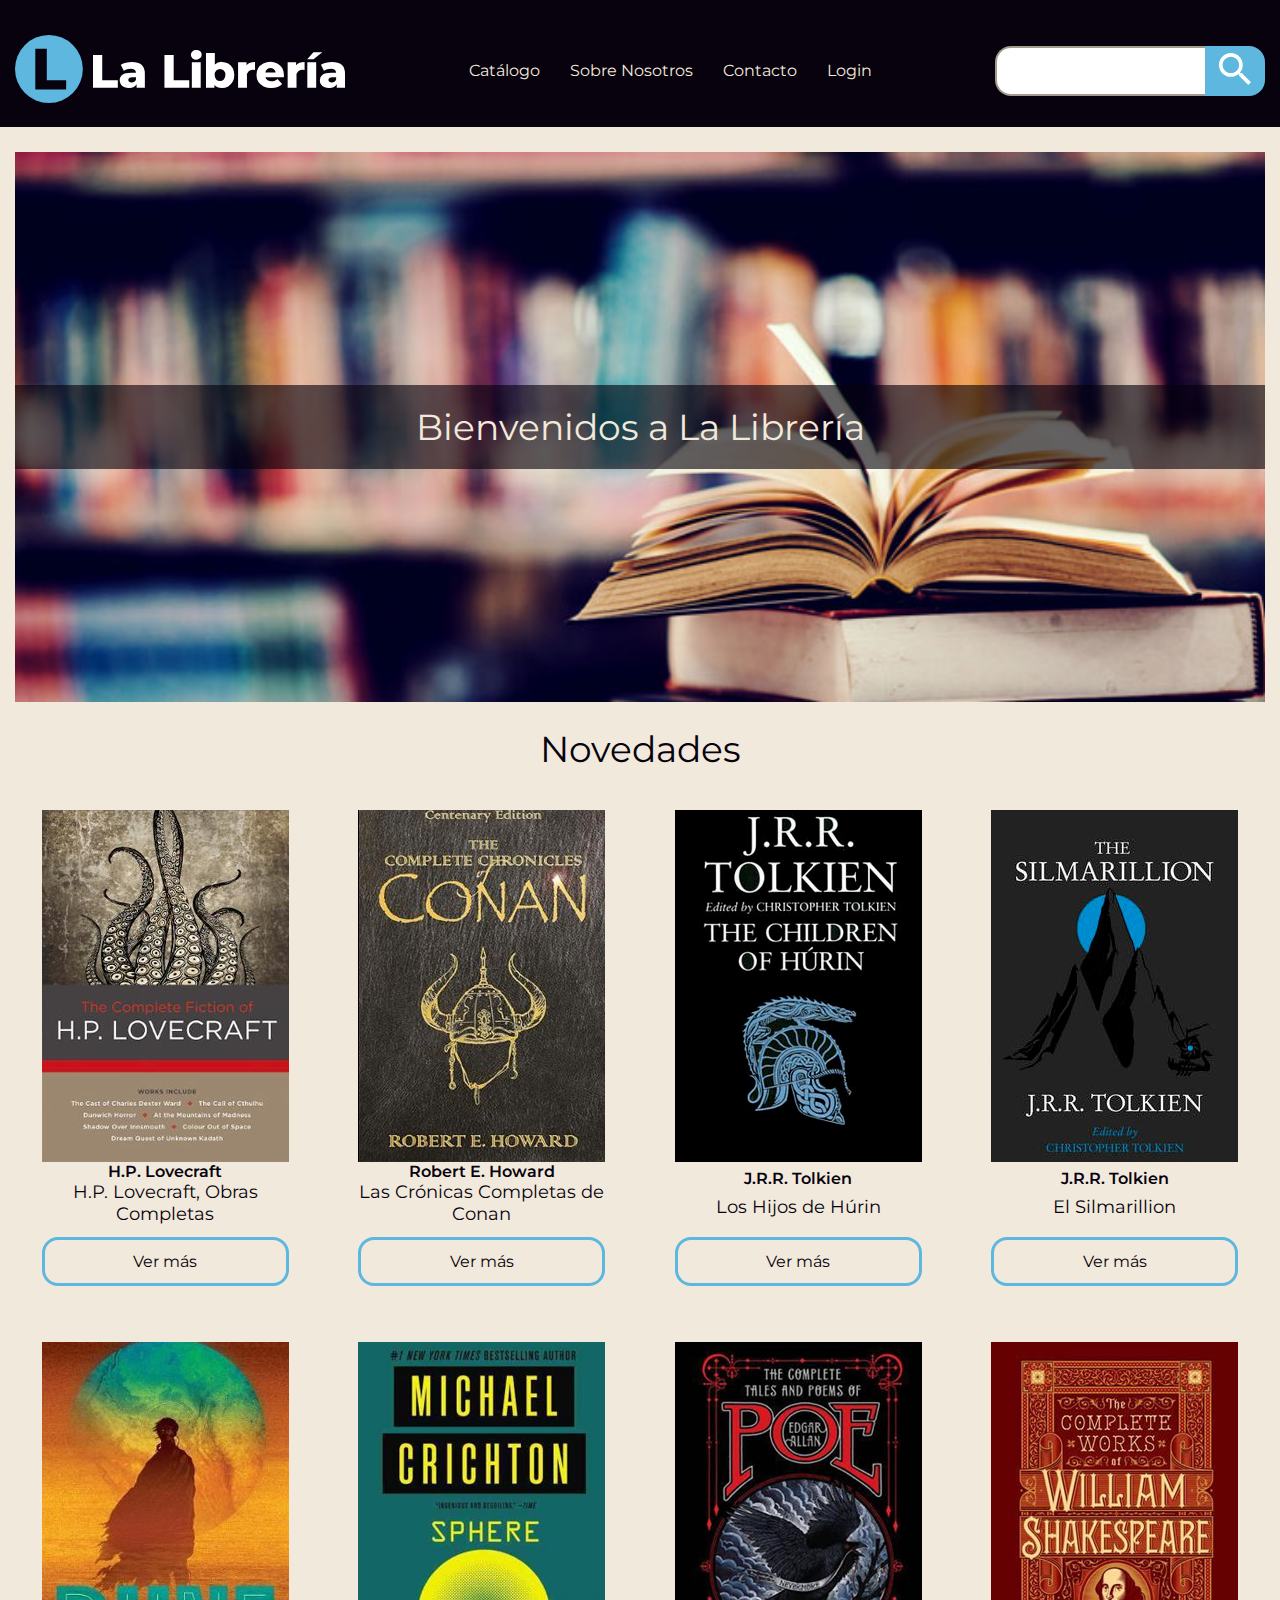
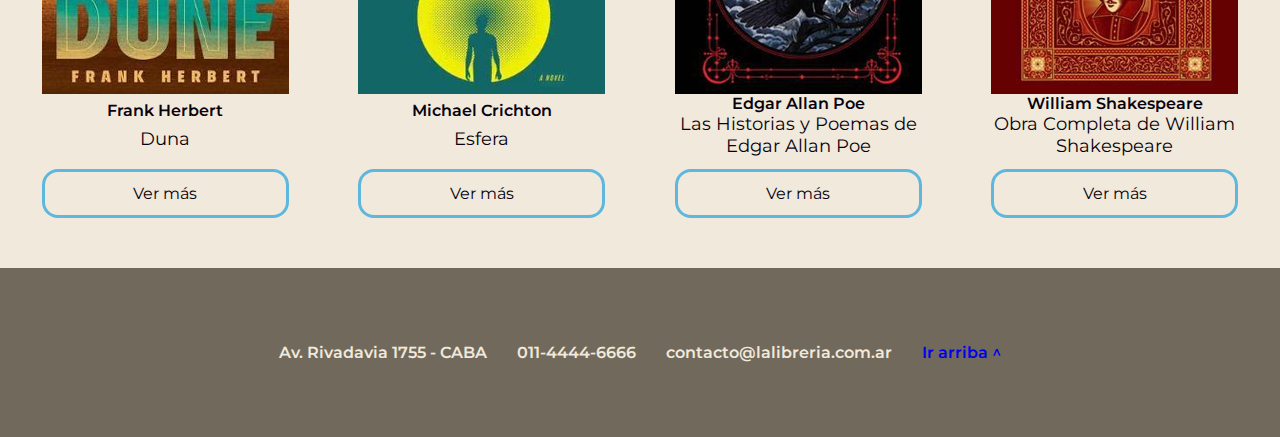
<file: index.html>
<!DOCTYPE html>
<html lang="es">
<head>
    <meta charset="UTF-8">
    <meta http-equiv="X-UA-Compatible" content="IE=edge">
    <meta name="viewport" content="width=device-width, initial-scale=1.0">
    <title>La Librería | Libros Fantásticos</title>
    <link rel="stylesheet" href="css/estilos.css">

    <!-- Google Tag Manager -->
    <script>(function(w,d,s,l,i){w[l]=w[l]||[];w[l].push({'gtm.start':
    new Date().getTime(),event:'gtm.js'});var f=d.getElementsByTagName(s)[0],
    j=d.createElement(s),dl=l!='dataLayer'?'&l='+l:'';j.async=true;j.src=
    'https://www.googletagmanager.com/gtm.js?id='+i+dl;f.parentNode.insertBefore(j,f);
    })(window,document,'script','dataLayer','GTM-WPSGKT3');</script>
    <!-- End Google Tag Manager -->
    
</head>
<body>
        
    <!-- Google Tag Manager (noscript) -->
    <noscript><iframe src="https://www.googletagmanager.com/ns.html?id=GTM-WPSGKT3"
    height="0" width="0" style="display:none;visibility:hidden"></iframe></noscript>
    <!-- End Google Tag Manager (noscript) -->
    <header id="header">
        <div class="contenedor-header">
            <a href="index.html"><img src="img/logo.svg" alt="La Librería | Libros Fantásticos"></a>
            <nav>
                <ul>
                    <li><a class="nav" id="menu_catalogo" href="catalogo.html">Catálogo</a></li>
                    <li><a class="nav" id="menu_nosotros" href="sobrenosotros.html">Sobre Nosotros</a></li>
                    <li><a class="nav" id="menu_contacto" href="contacto.html">Contacto</a></li>
                    <li><a class="nav" id="menu_login" href="login.html">Login</a></li>
                </ul>
            </nav>
            <form class="busqueda">
                <label>
                    <input type="text" name="buscar">
                </label>
                <button><img src="img/lupa.svg" alt="Buscar"></button>
            </form>
        </div>
    </header>

    <main role="main">
        <section id="bienvenida">
            <h1 class="bienvenidaTitulo">Bienvenidos a La Librería</h1>
        </section>
        <section id="novedades">
            <h1>Novedades</h1>
            <div class="contenedor-novedades">
                <article>
                    <img src="img/01.jpg" alt="H.P. Lovecraft, Obras Completas">
                    <h2>H.P. Lovecraft</h2>
                    <h3>H.P. Lovecraft, Obras Completas</h3>
                    <a class="novedades" href="libro1.html">Ver más</a>
                </article>
                <article>
                    <img class="tapaLibro" src="img/02.jpg" alt="Las Crónicas Completas de Conan">
                    <h2 class="autor">Robert E. Howard</h2>
                    <h3 class="tituloLibro">Las Crónicas Completas de Conan</h3>
                    <a class="novedades" href="#">Ver más</a>
                </article>
                <article>
                    <img class="tapaLibro" src="img/03.jpg" alt="Los Hijos de Húrin">
                    <h2 class="autor">J.R.R. Tolkien</h2>
                    <h3 class="tituloLibro">Los Hijos de Húrin</h3>
                    <a class="novedades" href="#">Ver más</a>
                </article>
                <article>
                    <img class="tapaLibro" src="img/04.jpg" alt="El Silmarillion">
                    <h2 class="autor">J.R.R. Tolkien</h2>
                    <h3 class="tituloLibro">El Silmarillion</h3>
                    <a class="novedades" href="#">Ver más</a>
                </article>
                <article>
                    <img class="tapaLibro" src="img/05.jpg" alt="Duna">
                    <h2 class="autor">Frank Herbert</h2>
                    <h3 class="tituloLibro">Duna</h3>
                    <a class="novedades" href="#">Ver más</a>
                </article>
                <article>
                    <img class="tapaLibro" src="img/06.jpg" alt="Michael Crichton">
                    <h2 class="autor">Michael Crichton</h2>
                    <h3 class="tituloLibro">Esfera</h3>
                    <a class="novedades" href="#">Ver más</a>
                </article>
                <article>
                    <img class="tapaLibro" src="img/07.jpg" alt="Las Historias y Poemas de Edgar Allan Poe">
                    <h2 class="autor">Edgar Allan Poe</h2>
                    <h3 class="tituloLibro">Las Historias y Poemas de Edgar Allan Poe</h3>
                    <a class="novedades" href="#">Ver más</a>
                </article>
                <article>
                    <img class="tapaLibro" src="img/08.jpg" alt="Obra Completa de William Shakespeare">
                    <h2 class="autor">William Shakespeare</h2>
                    <h3 class="tituloLibro">Obra Completa de William Shakespeare</h3>
                    <a class="novedades" href="#">Ver más</a>
                </article>
            </div>
        </section>
    </main>

    <footer>
        <ul>
            <li>Av. Rivadavia 1755 - CABA</li>
            <li>011-4444-6666</li>
            <li>contacto@lalibreria.com.ar</li>
            <li><a class="footer" href="#header">Ir arriba ^</a></li>
        </ul>
    </footer>
</body>
</html>
</file>
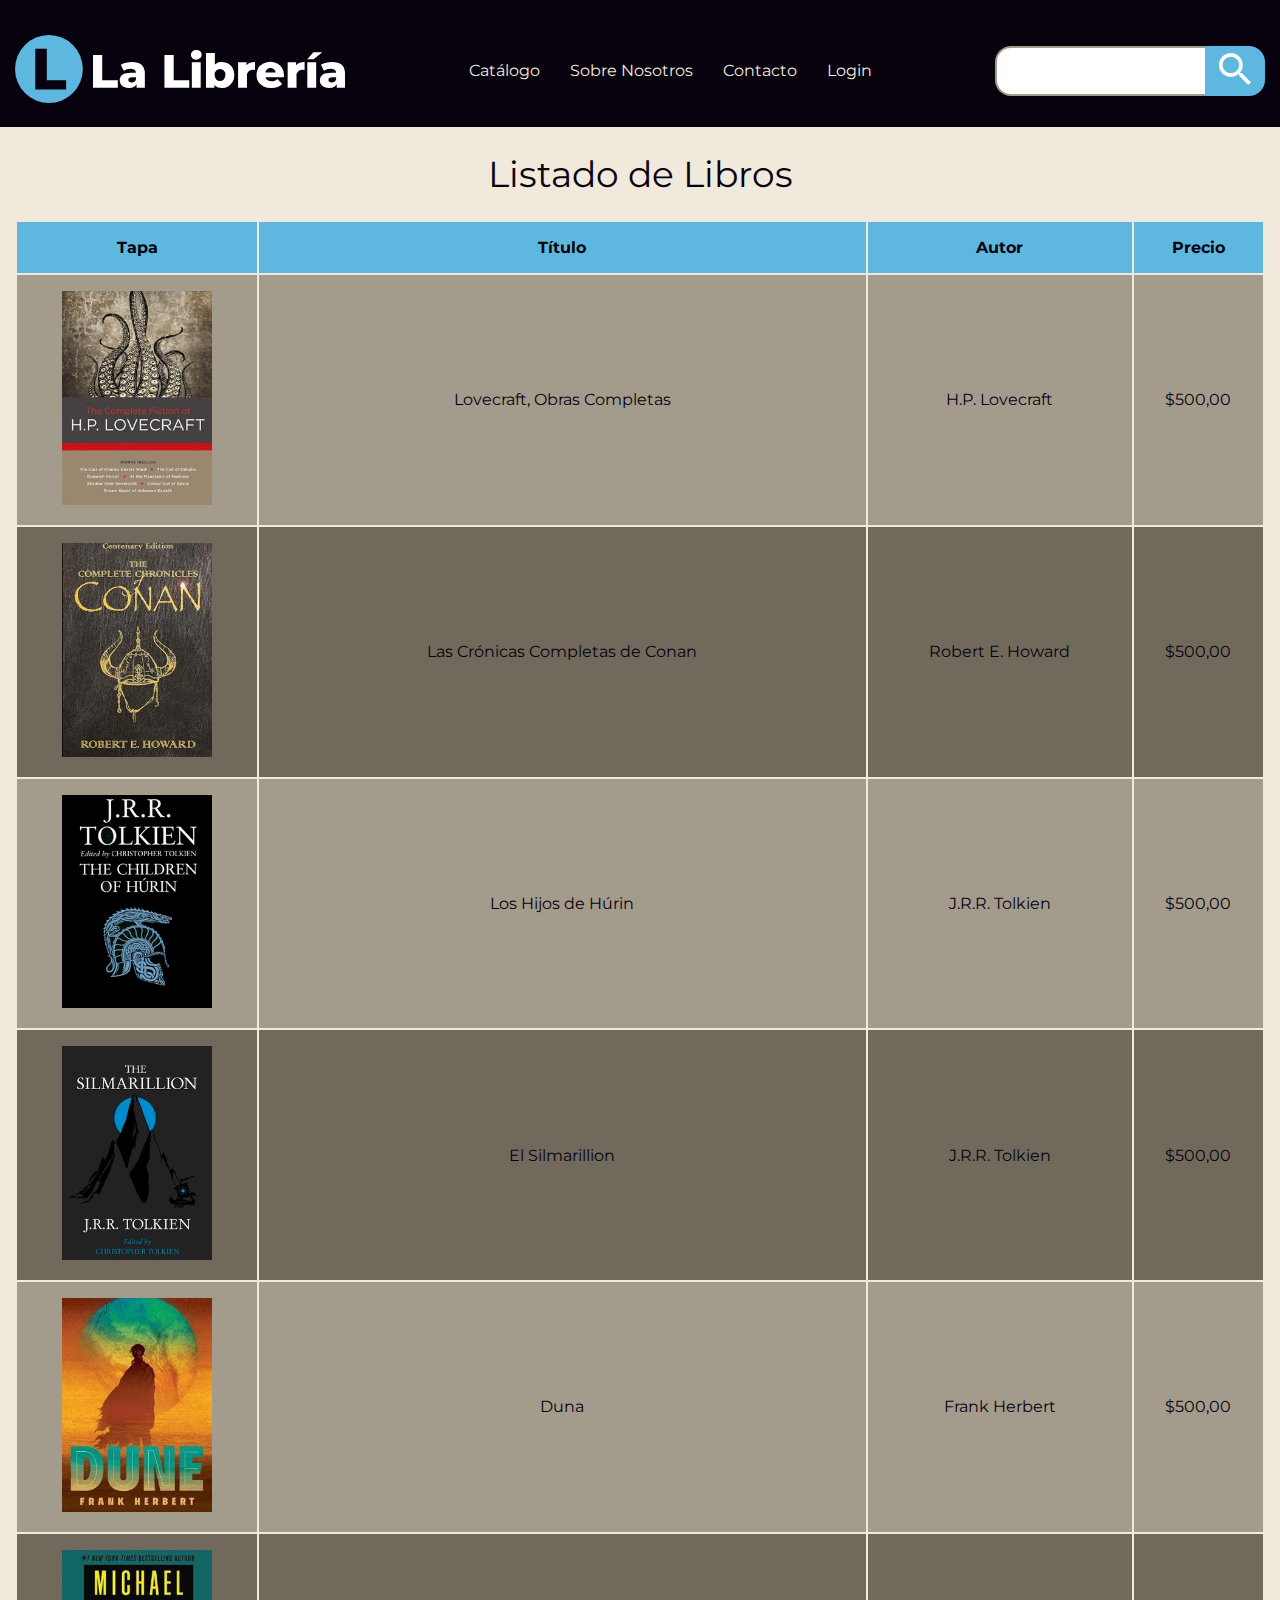
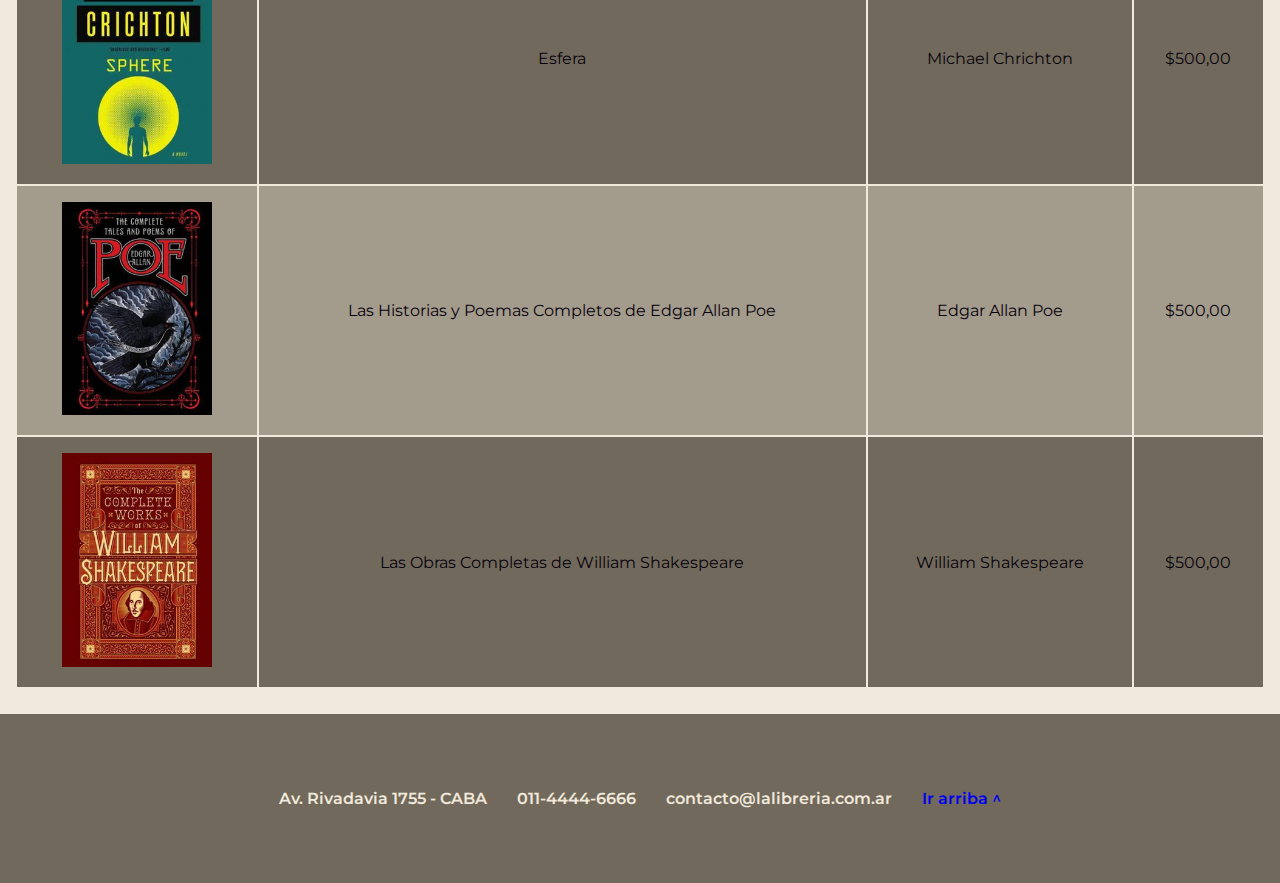
<file: catalogo.html>
<!DOCTYPE html>
<html lang="es">
<head>
    <meta charset="UTF-8">
    <meta http-equiv="X-UA-Compatible" content="IE=edge">
    <meta name="viewport" content="width=device-width, initial-scale=1.0">
    <title>Catálogo</title>
    <link rel="stylesheet" href="css/estilos.css">

    <!-- Google Tag Manager -->
    <script>(function(w,d,s,l,i){w[l]=w[l]||[];w[l].push({'gtm.start':
    new Date().getTime(),event:'gtm.js'});var f=d.getElementsByTagName(s)[0],
    j=d.createElement(s),dl=l!='dataLayer'?'&l='+l:'';j.async=true;j.src=
    'https://www.googletagmanager.com/gtm.js?id='+i+dl;f.parentNode.insertBefore(j,f);
    })(window,document,'script','dataLayer','GTM-WPSGKT3');</script>
    <!-- End Google Tag Manager -->

</head>
<body>
    
    <!-- Google Tag Manager (noscript) -->
    <noscript><iframe src="https://www.googletagmanager.com/ns.html?id=GTM-WPSGKT3"
    height="0" width="0" style="display:none;visibility:hidden"></iframe></noscript>
    <!-- End Google Tag Manager (noscript) -->

    <header id="header">
        <div class="contenedor-header">
            <a href="index.html"><img src="img/logo.svg" alt="La Librería | Libros Fantásticos"></a>
            <nav>
                <ul>
                    <li><a class="nav" href="catalogo.html">Catálogo</a></li>
                    <li><a class="nav" href="sobrenosotros.html">Sobre Nosotros</a></li>
                    <li><a class="nav" href="contacto.html">Contacto</a></li>
                    <li><a class="nav" href="login.html">Login</a></li>
                </ul>
            </nav>
            <form class="busqueda">
                <label>
                    <input type="text" name="buscar">
                </label>
                <button><img src="img/lupa.svg" alt="Buscar"></button>
            </form>
        </div>
    </header>

    <main role="main">
        <section id="catalogo">
            <!-- Título de la tabla-->
            <h1>Listado de Libros</h1>
            <!-- La Tabla -->
            <table>
                <!-- Primera fila y encabezado-->
                <tr>
                    <th>Tapa</th>
                    <th>Título</th>
                    <th>Autor</th>
                    <th>Precio</th>
                </tr>

                <tr>
                    <td>
                        <img src="img/01.jpg" alt="Lovecraft, Obras completas">
                    </td>
                    <td>
                        Lovecraft, Obras Completas
                    </td>
                    <td>
                        H.P. Lovecraft
                    </td>
                    <td>
                        $500,00
                    </td>
                </tr>

                <tr>
                    <td>
                        <img src="img/02.jpg" alt="Las Crónicas Completas de Conan">
                    </td>
                    <td>
                        Las Crónicas Completas de Conan
                    </td>
                    <td>
                        Robert E. Howard
                    </td>
                    <td>
                        $500,00
                    </td>
                </tr>

                <tr>
                    <td>
                        <img src="img/03.jpg" alt="Los Hijos de Húrin">
                    </td>
                    <td>
                        Los Hijos de Húrin
                    </td>
                    <td>
                        J.R.R. Tolkien
                    </td>
                    <td>
                        $500,00
                    </td>
                </tr>

                <tr>
                    <td>
                        <img src="img/04.jpg" alt="El Silmarillion">
                    </td>
                    <td>
                        El Silmarillion
                    </td>
                    <td>
                        J.R.R. Tolkien
                    </td>
                    <td>
                        $500,00
                    </td>
                </tr>

                <tr>
                    <td>
                        <img src="img/05.jpg" alt="Duna">
                    </td>
                    <td>
                        Duna
                    </td>
                    <td>
                        Frank Herbert
                    </td>
                    <td>
                        $500,00
                    </td>
                </tr>

                <tr>
                    <td>
                        <img src="img/06.jpg" alt="Duna">
                    </td>
                    <td>
                        Esfera
                    </td>
                    <td>
                        Michael Chrichton
                    </td>
                    <td>
                        $500,00
                    </td>
                </tr>

                <tr>
                    <td>
                        <img src="img/07.jpg" alt="Duna">
                    </td>
                    <td>
                        Las Historias y Poemas Completos de Edgar Allan Poe
                    </td>
                    <td>
                        Edgar Allan Poe
                    </td>
                    <td>
                        $500,00
                    </td>
                </tr>

                <tr>
                    <td>
                        <img src="img/08.jpg" alt="Duna">
                    </td>
                    <td>
                        Las Obras Completas de William Shakespeare
                    </td>
                    <td>
                        William Shakespeare
                    </td>
                    <td>
                        $500,00
                    </td>
                </tr>
            </table>
        </section>
    </main>

    <footer>
        <ul>
            <li>Av. Rivadavia 1755 - CABA</li>
            <li>011-4444-6666</li>
            <li>contacto@lalibreria.com.ar</li>
            <li><a class="footer" href="#header">Ir arriba ^</a></li>
        </ul>
    </footer>
</body>
</html>
</file>
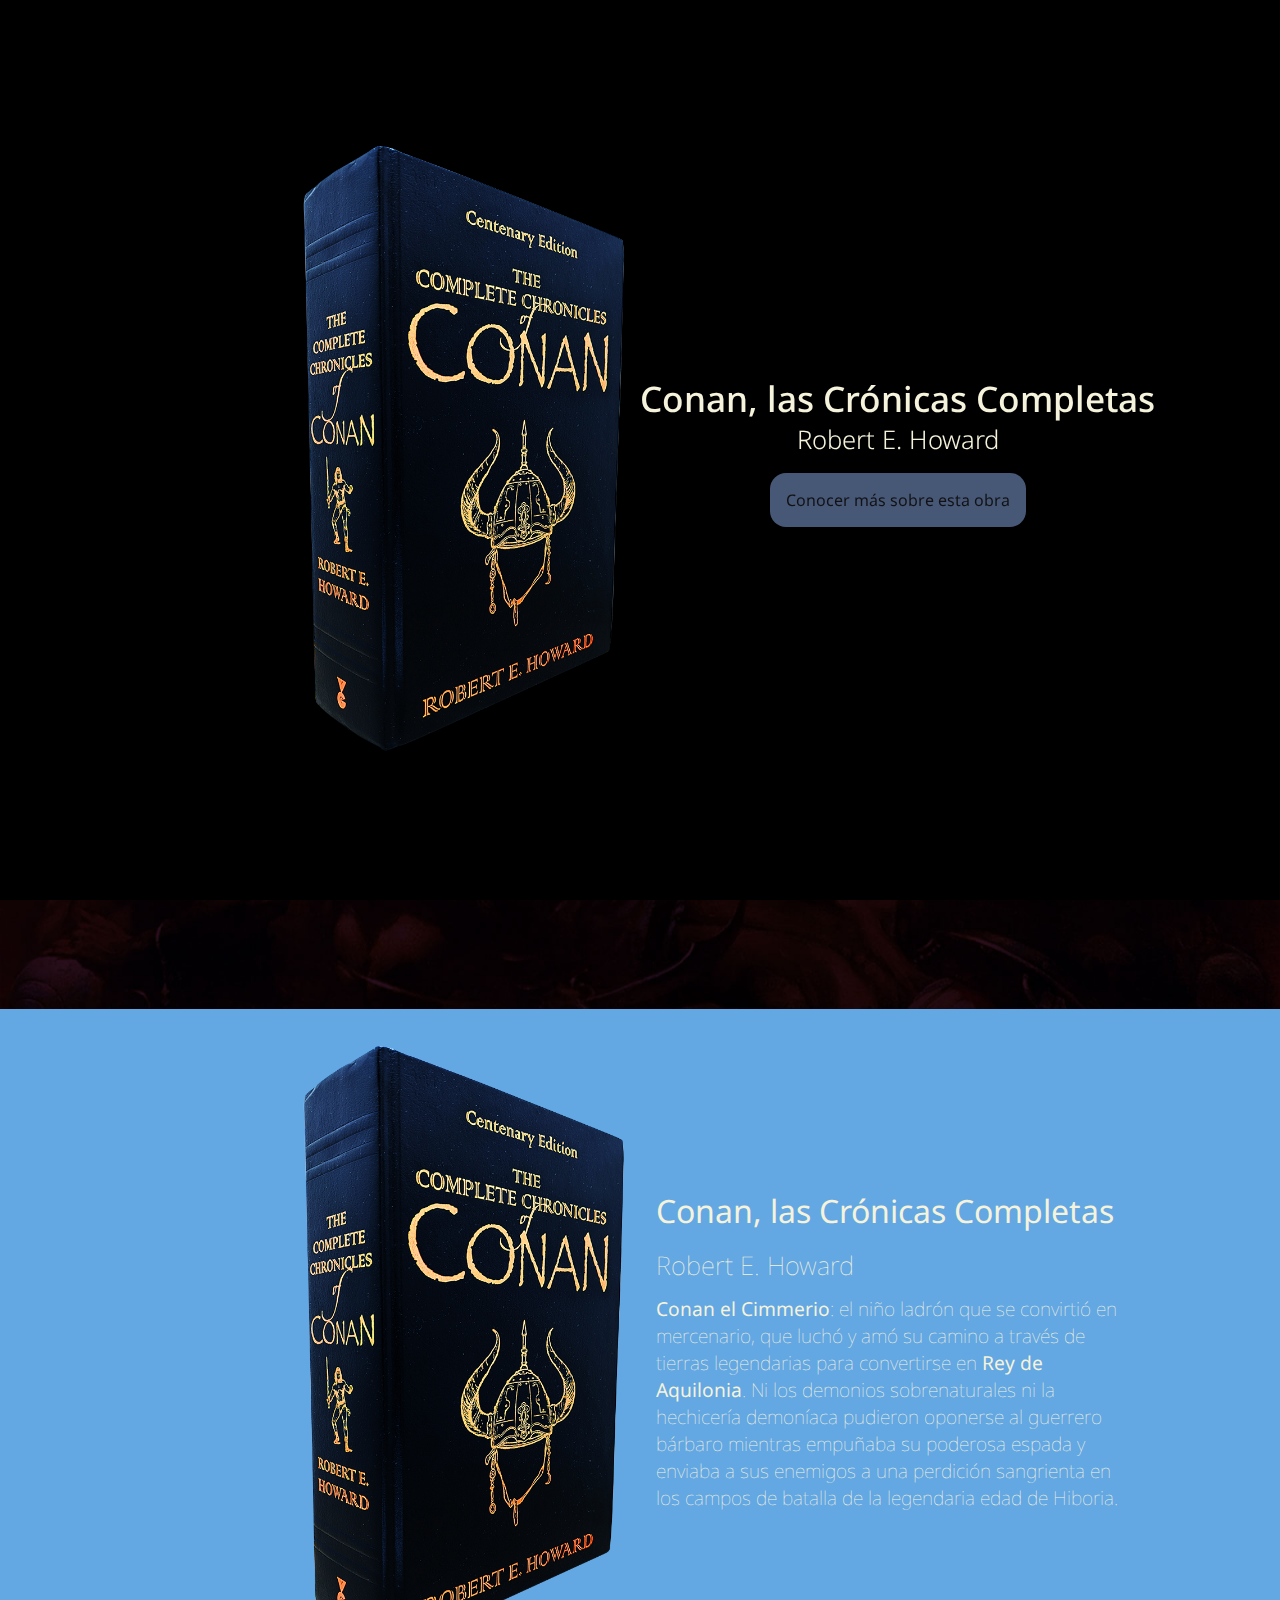
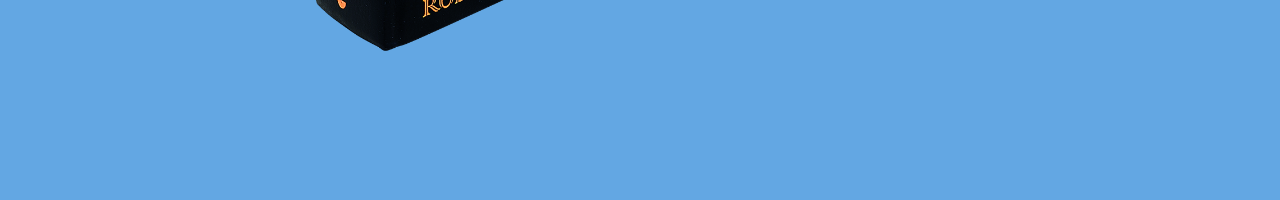
<file: conan.html>
<!DOCTYPE html>
<html lang="es">
<head>
    <meta charset="UTF-8">
    <meta http-equiv="X-UA-Compatible" content="IE=edge">
    <meta name="viewport" content="width=device-width, initial-scale=1.0">
    <title>La Libreria | Las Crónicas Completas de Conan</title>
    <link rel="stylesheet" href="css/conan.css">
    
    <!-- Google Tag Manager -->
    <script>(function(w,d,s,l,i){w[l]=w[l]||[];w[l].push({'gtm.start':
    new Date().getTime(),event:'gtm.js'});var f=d.getElementsByTagName(s)[0],
    j=d.createElement(s),dl=l!='dataLayer'?'&l='+l:'';j.async=true;j.src=
    'https://www.googletagmanager.com/gtm.js?id='+i+dl;f.parentNode.insertBefore(j,f);
    })(window,document,'script','dataLayer','GTM-WPSGKT3');</script>
    <!-- End Google Tag Manager -->
    
</head>
<body>
        
    <!-- Google Tag Manager (noscript) -->
    <noscript><iframe src="https://www.googletagmanager.com/ns.html?id=GTM-WPSGKT3"
    height="0" width="0" style="display:none;visibility:hidden"></iframe></noscript>
    <!-- End Google Tag Manager (noscript) -->

    <section id="presentacion">
        <video class="fondo" muted autoplay loop>
            <source src="media/fondo.mp4" type="video/mp4">
        </video>

        <div class="info">
            <img src="img/conan_complete.png" alt="Conan">
            <article>
                <h1>Conan, las Crónicas Completas</h1>
                <h2>Robert E. Howard</h2>
                <a href="#vermas">Conocer más sobre esta obra</a>
            </article>
        </div>
    </section>

    <section id="vermas">
        <img src="img/conan_complete.png" alt="Conan">
        <article>
            <h1>Conan, las Crónicas Completas</h1>
            <h2>Robert E. Howard</h2>
            <p><strong>Conan el Cimmerio</strong>: el niño ladrón que se convirtió en mercenario, que luchó y amó su camino a través de tierras legendarias para convertirse en <strong>Rey de Aquilonia</strong>. Ni los demonios sobrenaturales ni la hechicería demoníaca pudieron oponerse al guerrero bárbaro mientras empuñaba su poderosa espada y enviaba a sus enemigos a una perdición sangrienta en los campos de batalla de la legendaria edad de Hiboria.</p>
        </article>
    </section>
</body>
</html>
</file>
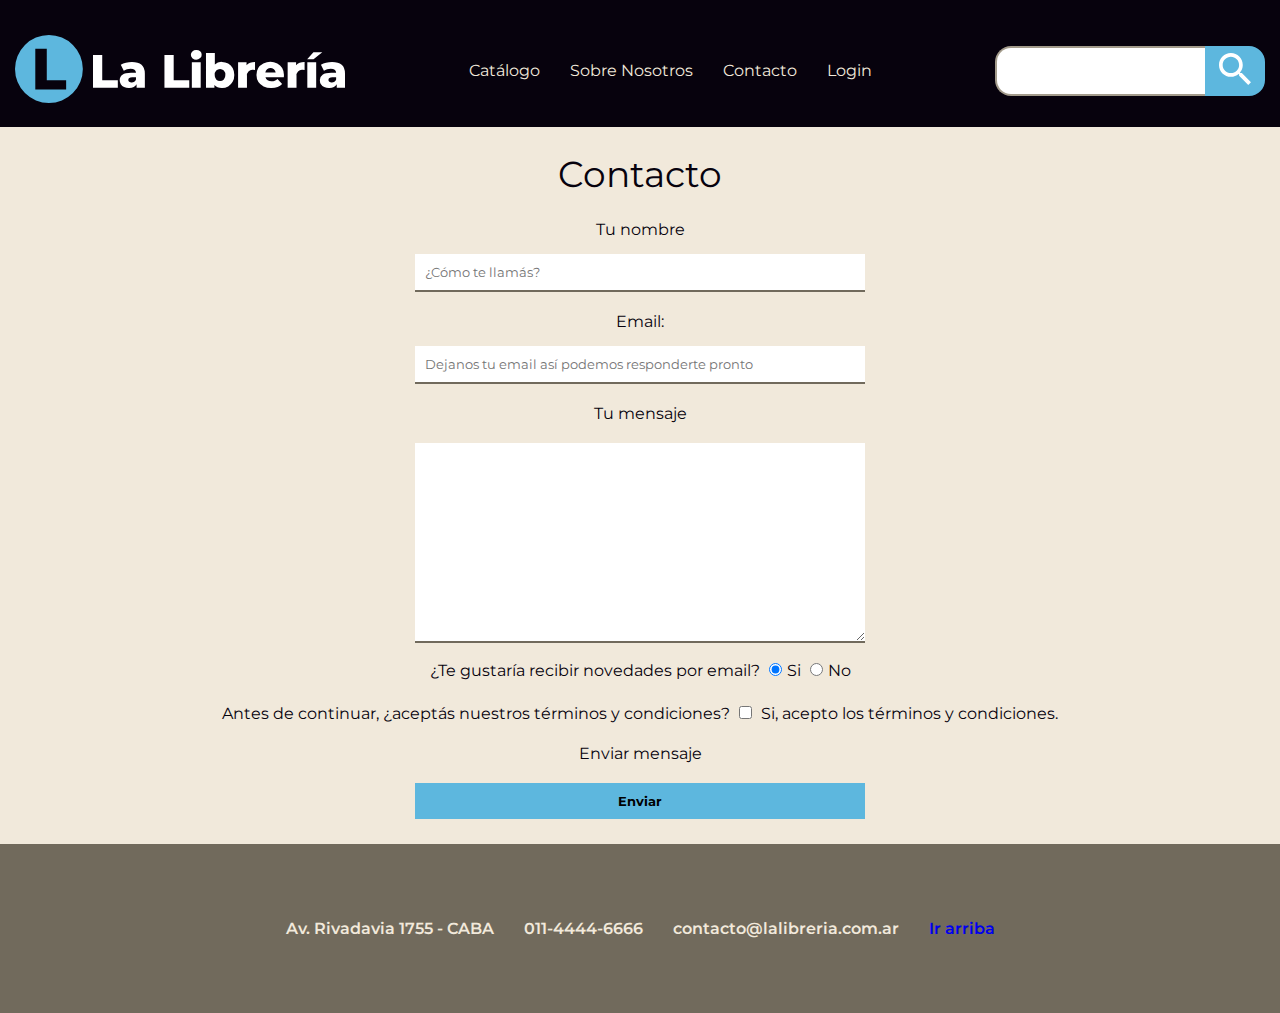
<file: contacto.html>
<!DOCTYPE html>
<html lang="es">
<head>
    <meta charset="UTF-8">
    <meta http-equiv="X-UA-Compatible" content="IE=edge">
    <meta name="viewport" content="width=device-width, initial-scale=1.0">
    <title>Envianos un mensaje</title>
    <link rel="stylesheet" href="css/estilos.css">
    
    <!-- Google Tag Manager -->
    <script>(function(w,d,s,l,i){w[l]=w[l]||[];w[l].push({'gtm.start':
    new Date().getTime(),event:'gtm.js'});var f=d.getElementsByTagName(s)[0],
    j=d.createElement(s),dl=l!='dataLayer'?'&l='+l:'';j.async=true;j.src=
    'https://www.googletagmanager.com/gtm.js?id='+i+dl;f.parentNode.insertBefore(j,f);
    })(window,document,'script','dataLayer','GTM-WPSGKT3');</script>
    <!-- End Google Tag Manager -->
    
</head>
<body>
        
    <!-- Google Tag Manager (noscript) -->
    <noscript><iframe src="https://www.googletagmanager.com/ns.html?id=GTM-WPSGKT3"
    height="0" width="0" style="display:none;visibility:hidden"></iframe></noscript>
    <!-- End Google Tag Manager (noscript) -->
    
    <header id="header">
        <div class="contenedor-header">
            <a href="index.html"><img src="img/logo.svg" alt="La Librería | Libros Fantásticos"></a>
            <nav>
                <ul>
                    <li><a class="nav" href="catalogo.html">Catálogo</a></li>
                    <li><a class="nav" href="sobrenosotros.html">Sobre Nosotros</a></li>
                    <li><a class="nav" href="contacto.html">Contacto</a></li>
                    <li><a class="nav" href="login.html">Login</a></li>
                </ul>
            </nav>
            <form class="busqueda">
                <label>
                    <input type="text" name="buscar">
                </label>
                <button><img src="img/lupa.svg" alt="Buscar"></button>
            </form>
        </div>
    </header>
    <main role="main">
        <section id="contacto">
            <h1>Contacto</h1>
            <form class="formulario" action="exito.html" method="GET" enctype="multipart/form-data">
                <label>Tu nombre
                    <input type="text" id="nombre" name="nombre" placeholder="¿Cómo te llamás?">
                </label>
                <label>Email:
                    <input type="email" name="email" placeholder="Dejanos tu email así podemos responderte pronto">
                </label>
                <label>Tu mensaje</label>
                <textarea name="mensaje" id="mensaje"></textarea>
                <label>
                    ¿Te gustaría recibir novedades por email?
                    <input class="opciones" type="radio" name="newsletter" value="si" checked>Si
                    <input class="opciones" type="radio" name="newsletter" value="no">No
                </label>
                <label>
                    Antes de continuar, ¿aceptás nuestros términos y condiciones? <input class="opciones" type="checkbox" name="acepta" value="acepta" required> Si, acepto los términos y condiciones.
                </label>
                <label for="enviar" class="sr-only">Enviar mensaje</label>
                <input class="submit" type="submit" id="enviar" value="Enviar">
            </form>
        </section>
    </main>
    <footer>
        <ul>
            <li>Av. Rivadavia 1755 - CABA</li>
            <li>011-4444-6666</li>
            <li>contacto@lalibreria.com.ar</li>
            <li><a href="#header">Ir arriba</a></li>
        </ul>
    </footer>
</body>
</html>
</file>
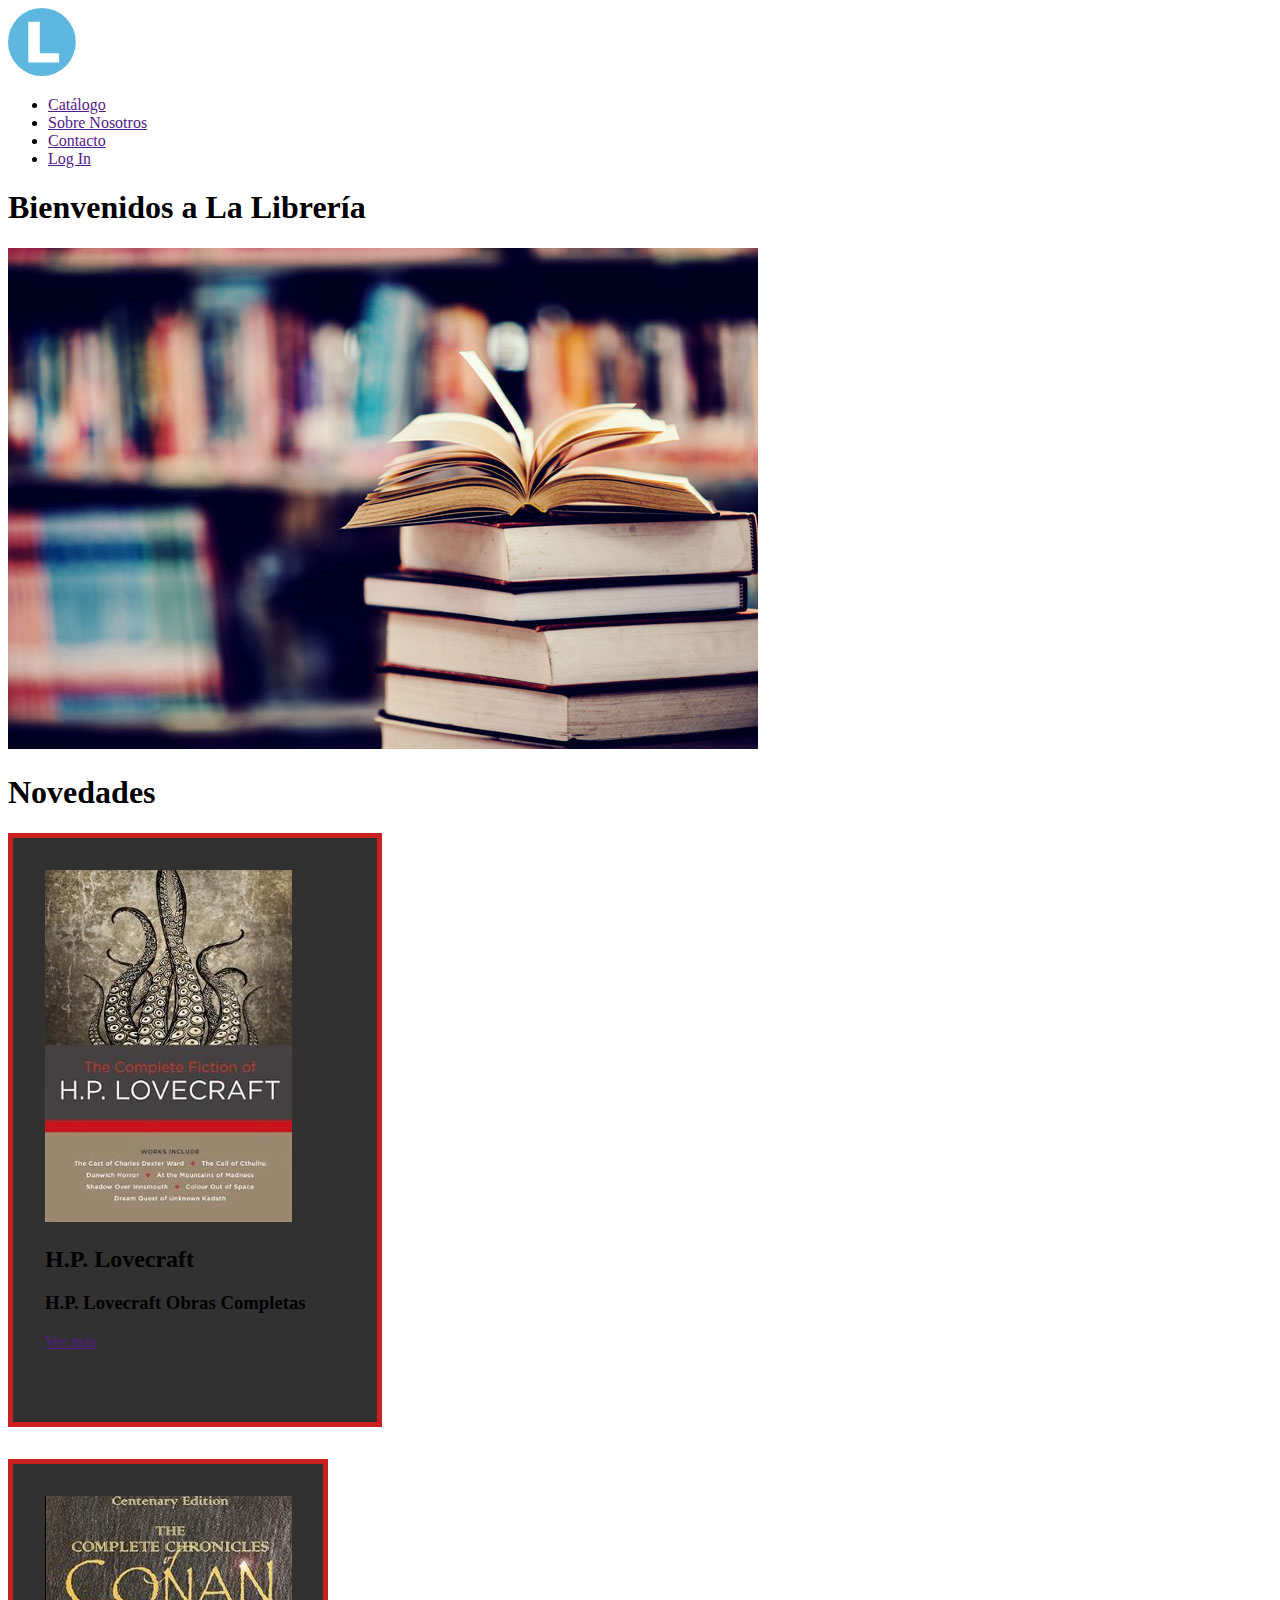
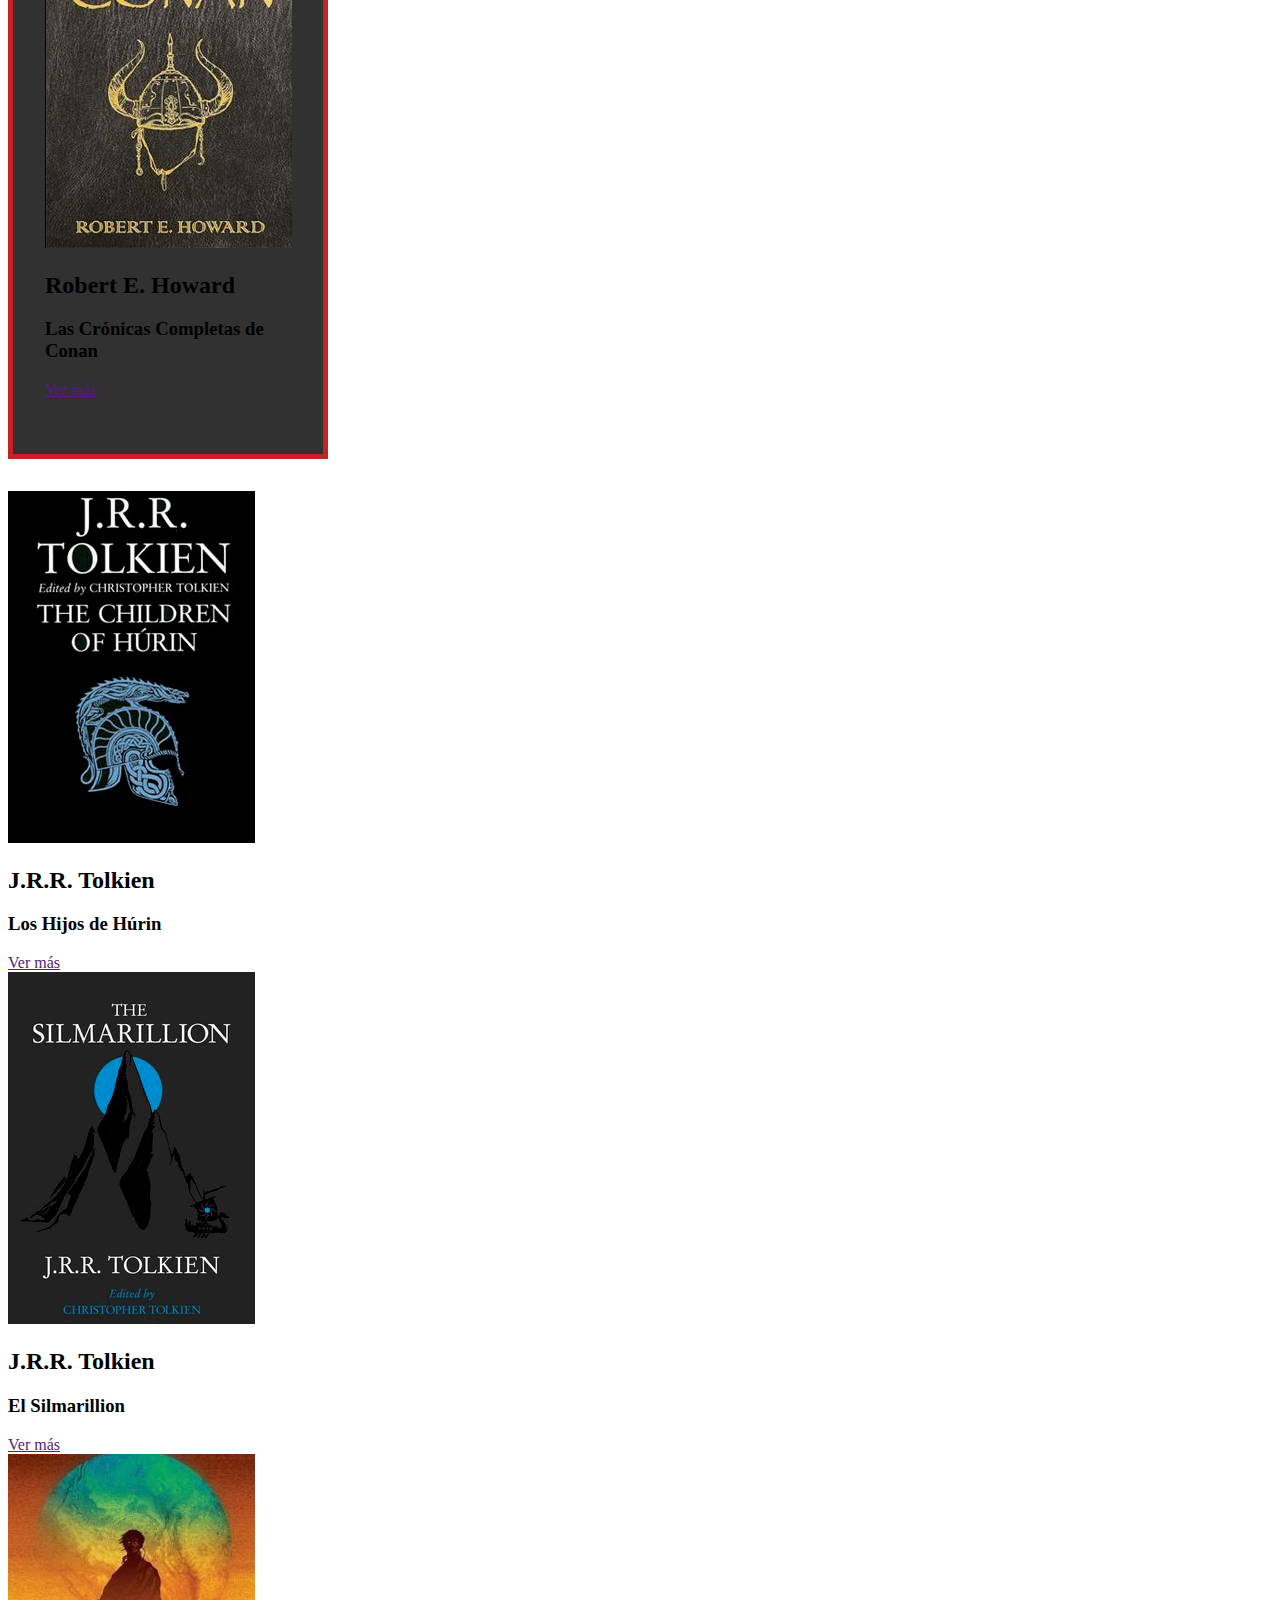
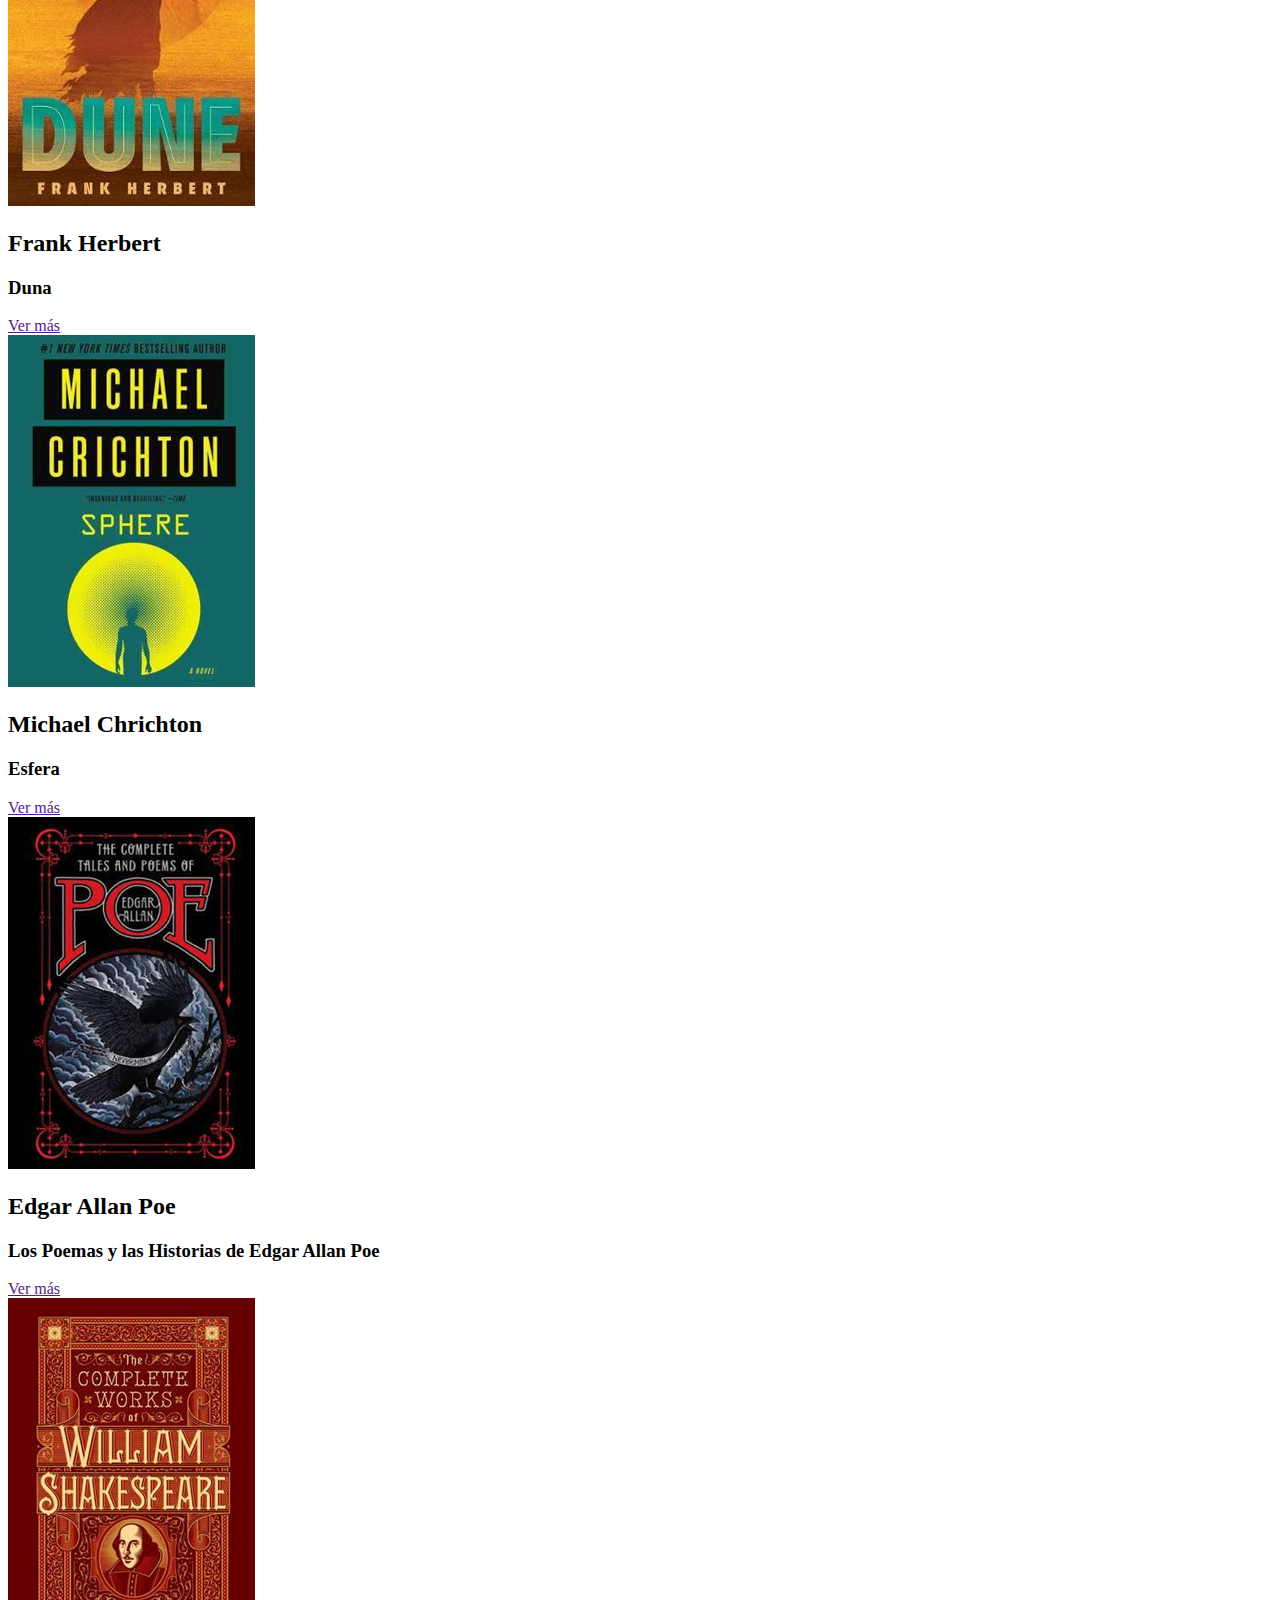
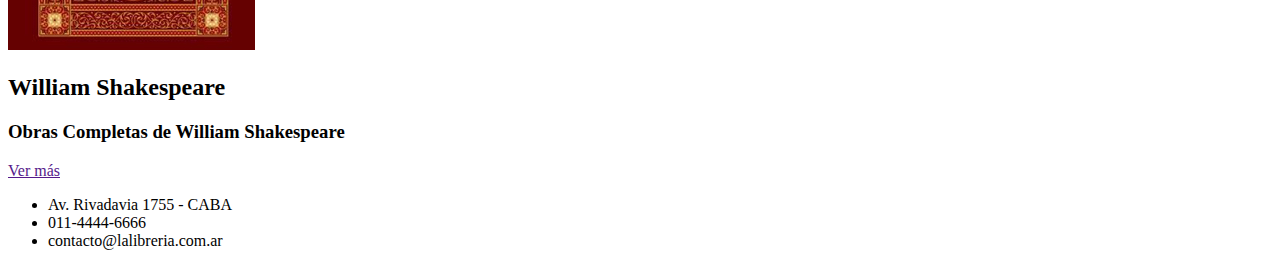
<file: estructura.html>
<!DOCTYPE html>
<html lang="es">
<head>
    <meta charset="UTF-8">
    <meta http-equiv="X-UA-Compatible" content="IE=edge">
    <meta name="viewport" content="width=device-width, initial-scale=1.0">
    <title>Etiquetas para estructurar mi documento</title>
    <link rel="stylesheet" href="css/estructura.css">
</head>
<body>
    <!-- Encabezado del body -->
    <header>
        <img src="img/logo.svg" alt="La Librería Tienda Online">
        <nav>
            <ul>
                <li><a href="">Catálogo</a></li>
                <li><a href="">Sobre Nosotros</a></li>
                <li><a href="">Contacto</a></li>
                <li><a href="">Log In</a></li>
            </ul>
        </nav>
    </header>

    <main role="main">

        <section>
            <h1>Bienvenidos a La Librería</h1>
            <img src="img/bienvenida_sm.jpg" alt="En la imagen se observan libros sobre una mesa.">
        </section>

        <section>
            <h1>Novedades</h1>
            <article class="content-box">
                <img src="img/01.jpg" alt="H.P. Lovecraft Obras Completas">
                <h2>H.P. Lovecraft</h2>
                <h3>H.P. Lovecraft Obras Completas</h3>
                <a href="">Ver más</a>
            </article>
            <article class="border-box">
                <img src="img/02.jpg" alt="Las Crónicas Completas de Conan">
                <h2>Robert E. Howard</h2>
                <h3>Las Crónicas Completas de Conan</h3>
                <a href="">Ver más</a>
            </article>
            <article>
                <img src="img/03.jpg" alt="Los Hijos de Húrin">
                <h2>J.R.R. Tolkien</h2>
                <h3>Los Hijos de Húrin</h3>
                <a href="">Ver más</a>
            </article>
            <article>
                <img src="img/04.jpg" alt="El Silmarillion">
                <h2>J.R.R. Tolkien</h2>
                <h3>El Silmarillion</h3>
                <a href="">Ver más</a>
            </article>
            <article>
                <img src="img/05.jpg" alt="Duna">
                <h2>Frank Herbert</h2>
                <h3>Duna</h3>
                <a href="">Ver más</a>
            </article>
            <article>
                <img src="img/06.jpg" alt="Esfera">
                <h2>Michael Chrichton</h2>
                <h3>Esfera</h3>
                <a href="">Ver más</a>
            </article>
            <article>
                <img src="img/07.jpg" alt="Los Poemas y las Historias de Edgar Allan Poe">
                <h2>Edgar Allan Poe</h2>
                <h3>Los Poemas y las Historias de Edgar Allan Poe</h3>
                <a href="">Ver más</a>
            </article>
            <article>
                <img src="img/08.jpg" alt="Obras Completas de William Shakespeare">
                <h2>William Shakespeare</h2>
                <h3>Obras Completas de William Shakespeare</h3>
                <a href="">Ver más</a>
            </article>
        </section>
    </main>
    
    <footer>
        <ul>
            <li>Av. Rivadavia 1755 - CABA</li>
            <li>011-4444-6666</li>
            <li>contacto@lalibreria.com.ar</li>
        </ul>
    </footer>
</body>
</html>
</file>
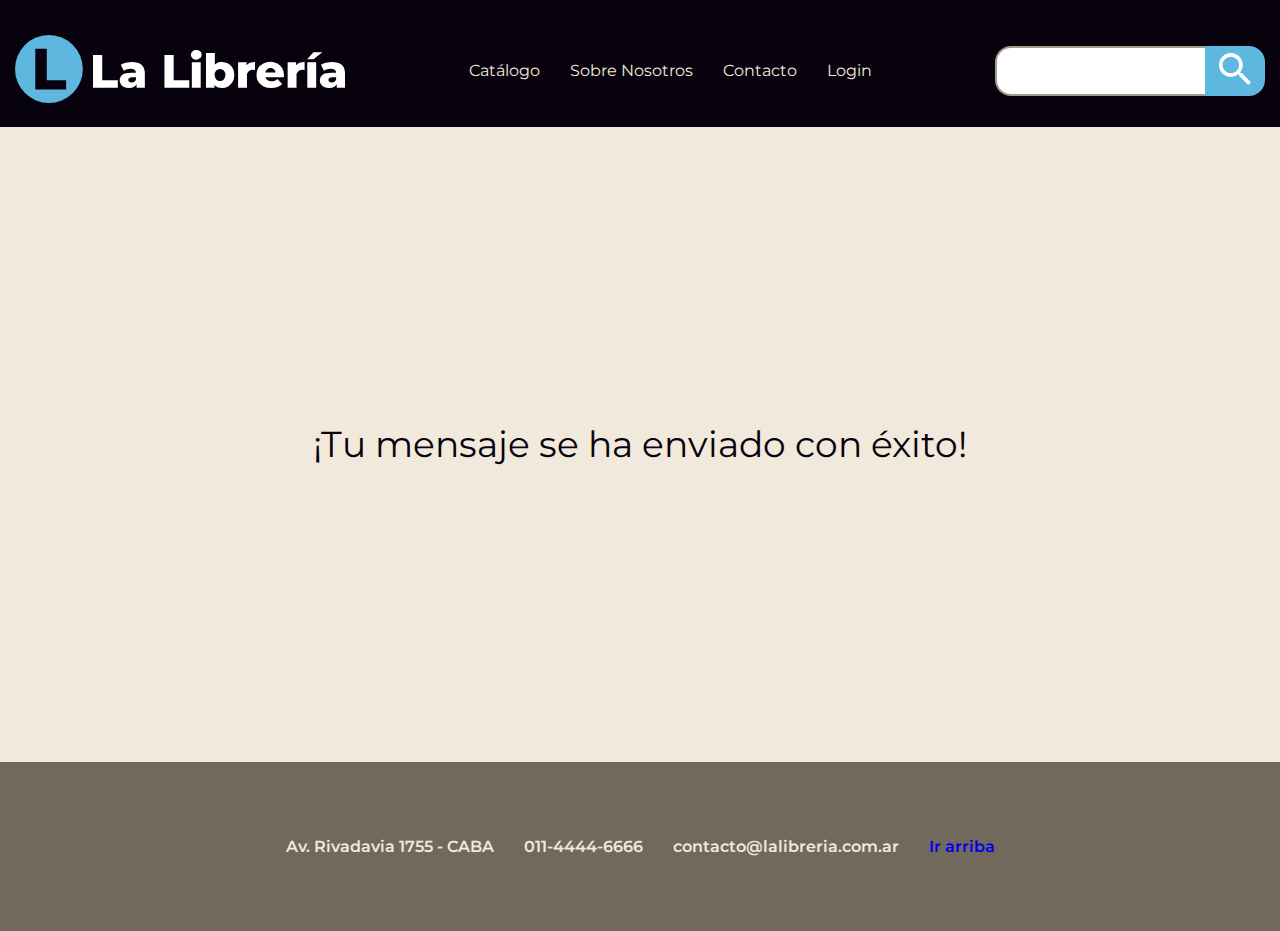
<file: exito.html>
<!DOCTYPE html>
<html lang="es">
<head>
    <meta charset="UTF-8">
    <meta http-equiv="X-UA-Compatible" content="IE=edge">
    <meta name="viewport" content="width=device-width, initial-scale=1.0">
    <title>¡Tu mensaje se ha enviado con éxito!</title>
    <link rel="stylesheet" href="css/estilos.css">
    
    <!-- Google Tag Manager -->
    <script>(function(w,d,s,l,i){w[l]=w[l]||[];w[l].push({'gtm.start':
    new Date().getTime(),event:'gtm.js'});var f=d.getElementsByTagName(s)[0],
    j=d.createElement(s),dl=l!='dataLayer'?'&l='+l:'';j.async=true;j.src=
    'https://www.googletagmanager.com/gtm.js?id='+i+dl;f.parentNode.insertBefore(j,f);
    })(window,document,'script','dataLayer','GTM-WPSGKT3');</script>
    <!-- End Google Tag Manager -->
    
</head>
<body>
        
    <!-- Google Tag Manager (noscript) -->
    <noscript><iframe src="https://www.googletagmanager.com/ns.html?id=GTM-WPSGKT3"
    height="0" width="0" style="display:none;visibility:hidden"></iframe></noscript>
    <!-- End Google Tag Manager (noscript) -->

    <header id="header">
        <div class="contenedor-header">
            <a href="index.html"><img src="img/logo.svg" alt="La Librería | Libros Fantásticos"></a>
            <nav>
                <ul>
                    <li><a class="nav" href="catalogo.html">Catálogo</a></li>
                    <li><a class="nav" href="sobrenosotros.html">Sobre Nosotros</a></li>
                    <li><a class="nav" href="contacto.html">Contacto</a></li>
                    <li><a class="nav" href="login.html">Login</a></li>
                </ul>
            </nav>
            <form class="busqueda">
                <label>
                    <input type="text" name="buscar">
                </label>
                <button><img src="img/lupa.svg" alt="Buscar"></button>
            </form>
        </div>
    </header>
    <main role="main">
        <section id="exito">
            <h1>¡Tu mensaje se ha enviado con éxito!</h1>
        </section>
    </main>
    <footer>
        <ul>
            <li>Av. Rivadavia 1755 - CABA</li>
            <li>011-4444-6666</li>
            <li>contacto@lalibreria.com.ar</li>
            <li><a href="#header">Ir arriba</a></li>
        </ul>
    </footer>
</body>
</html>
</file>
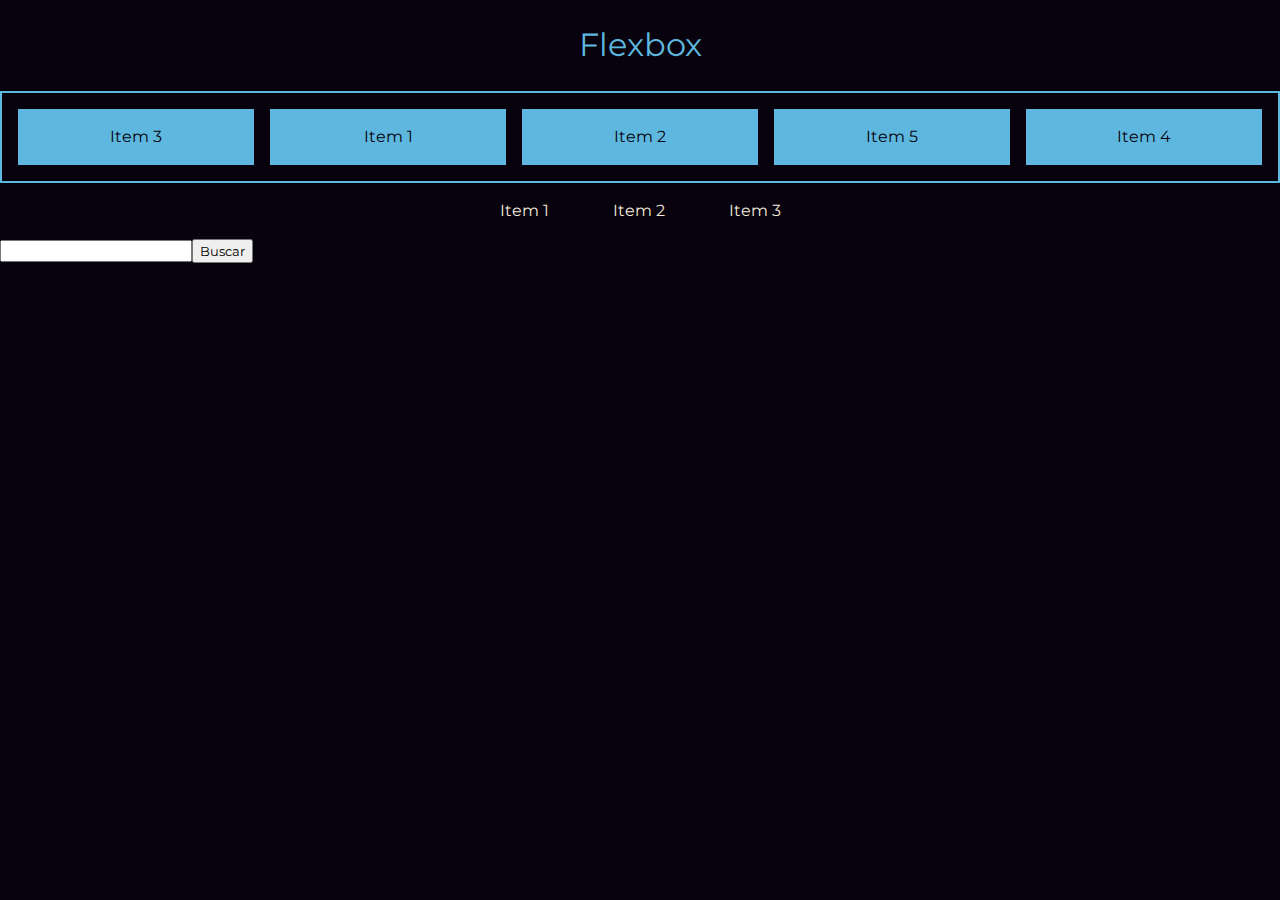
<file: flex.html>
<!DOCTYPE html>
<html lang="es">
<head>
    <meta charset="UTF-8">
    <meta http-equiv="X-UA-Compatible" content="IE=edge">
    <meta name="viewport" content="width=device-width, initial-scale=1.0">
    <title>Flexbox</title>
    <link rel="stylesheet" href="css/flexbox.css">
</head>
<body>
    <h1>Flexbox</h1>
    <div class="contenedor">
        <div class="item item-1">Item 1</div>
        <div class="item item-2">Item 2</div>
        <div class="item item-3">Item 3</div>
        <div class="item item-4">Item 4</div>
        <div class="item item-5">Item 5</div>
    </div>

    <ul>
        <li>Item 1</li>
        <li>Item 2</li>
        <li>Item 3</li>
    </ul>

    <form class="busqueda">
        <label>
            <input type="text" name="buscar">
        </label>
        <button>Buscar</button>
    </form>
</body>
</html>
</file>
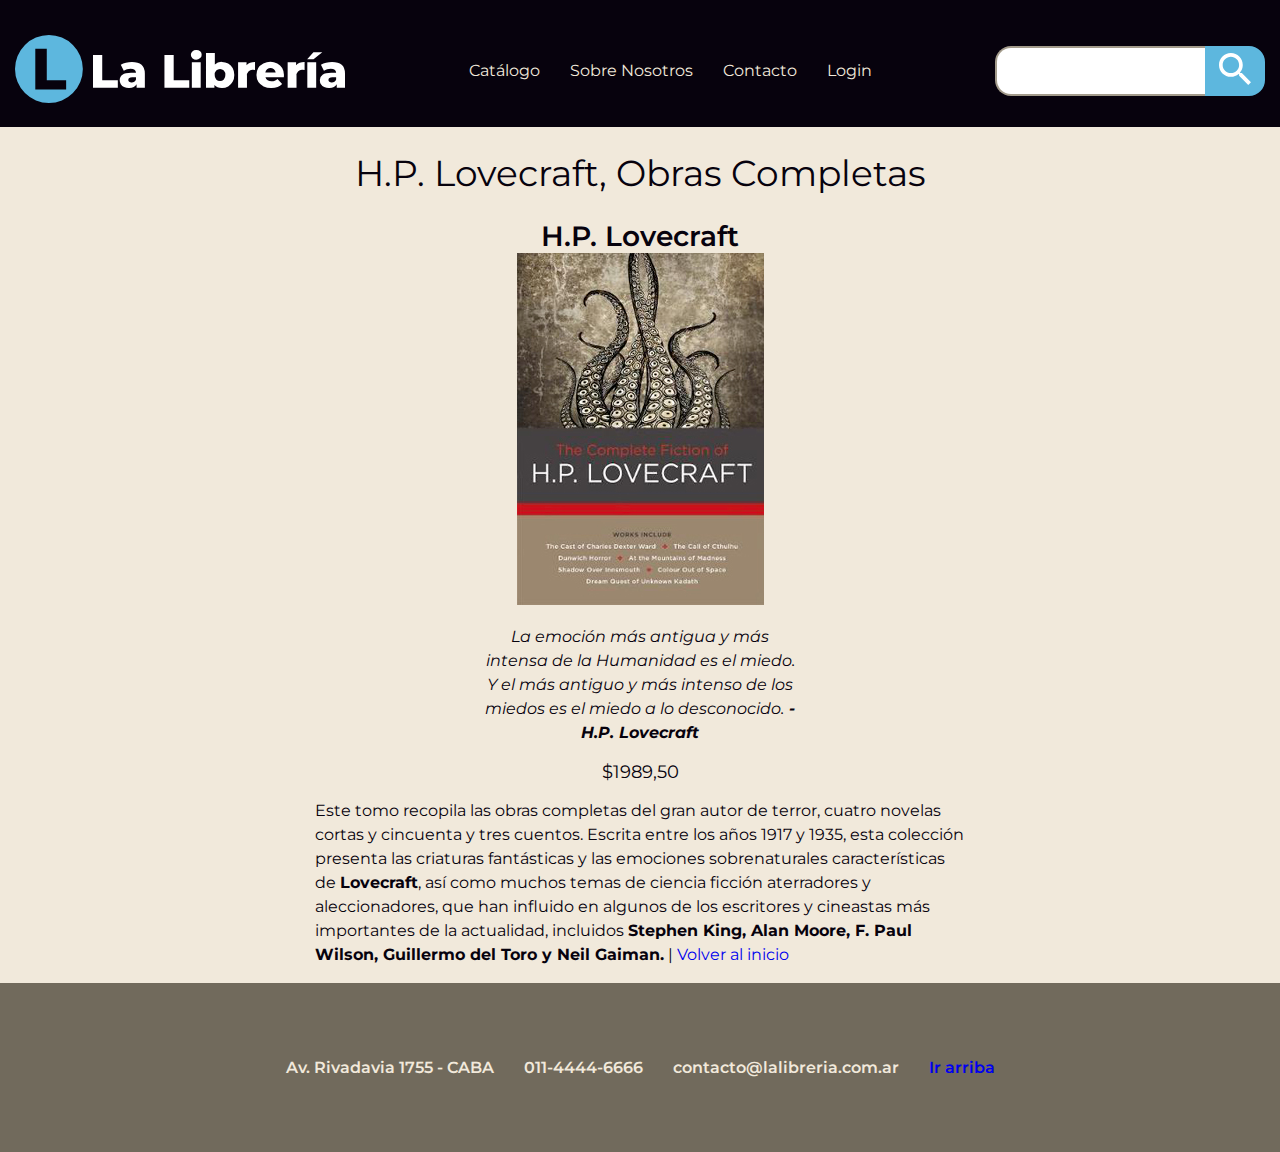
<file: libro1.html>
<!DOCTYPE html>
<html lang="es">
<head>
    <meta charset="UTF-8">
    <meta http-equiv="X-UA-Compatible" content="IE=edge">
    <meta name="viewport" content="width=device-width, initial-scale=1.0">
    <title>H.P. Lovecraft, Obras Completas</title>
    <link rel="stylesheet" href="css/estilos.css">
    
    <!-- Google Tag Manager -->
    <script>(function(w,d,s,l,i){w[l]=w[l]||[];w[l].push({'gtm.start':
    new Date().getTime(),event:'gtm.js'});var f=d.getElementsByTagName(s)[0],
    j=d.createElement(s),dl=l!='dataLayer'?'&l='+l:'';j.async=true;j.src=
    'https://www.googletagmanager.com/gtm.js?id='+i+dl;f.parentNode.insertBefore(j,f);
    })(window,document,'script','dataLayer','GTM-WPSGKT3');</script>
    <!-- End Google Tag Manager -->
    
</head>
<body>
        
    <!-- Google Tag Manager (noscript) -->
    <noscript><iframe src="https://www.googletagmanager.com/ns.html?id=GTM-WPSGKT3"
    height="0" width="0" style="display:none;visibility:hidden"></iframe></noscript>
    <!-- End Google Tag Manager (noscript) -->
    
    <header id="header">
        <div class="contenedor-header">
            <a href="index.html"><img src="img/logo.svg" alt="La Librería | Libros Fantásticos"></a>
            <nav>
                <ul>
                    <li><a class="nav" href="catalogo.html">Catálogo</a></li>
                    <li><a class="nav" href="sobrenosotros.html">Sobre Nosotros</a></li>
                    <li><a class="nav" href="contacto.html">Contacto</a></li>
                    <li><a class="nav" href="login.html">Login</a></li>
                </ul>
            </nav>
            <form class="busqueda">
                <label>
                    <input type="text" name="buscar">
                </label>
                <button><img src="img/lupa.svg" alt="Buscar"></button>
            </form>
        </div>
    </header>

    <main role="main">
        <section id="detalleProducto">
            <h1>H.P. Lovecraft, Obras Completas</h1>
            <h2>H.P. Lovecraft</h2>
            <img src="img/01.jpg" alt="H.P. Lovecraft, Obras Completas">
            <aside>
                <p>La emoción más antigua y más intensa de la Humanidad es el miedo. Y el más antiguo y más intenso de los miedos es el miedo a lo desconocido.<strong> -H.P. Lovecraft</strong></p>
            </aside>
            <h3>$1989,50</h3>
            <p>Este tomo recopila las obras completas del gran autor de terror, cuatro novelas cortas y cincuenta y tres cuentos. Escrita entre los años 1917 y 1935, esta colección presenta las criaturas fantásticas y las emociones sobrenaturales características de <strong>Lovecraft</strong>, así como muchos temas de ciencia ficción aterradores y aleccionadores, que han influido en algunos de los escritores y cineastas más importantes de la actualidad, incluidos <strong>Stephen King, Alan Moore, F. Paul Wilson, Guillermo del Toro y Neil Gaiman.</strong> | <a href="index.html">Volver al inicio</a></p>
        </section>
    </main>

    <footer>
        <ul>
            <li>Av. Rivadavia 1755 - CABA</li>
            <li>011-4444-6666</li>
            <li>contacto@lalibreria.com.ar</li>
            <li><a class="footer" href="#header">Ir arriba</a></li>
        </ul>
    </footer>
</body>
</html>
</file>
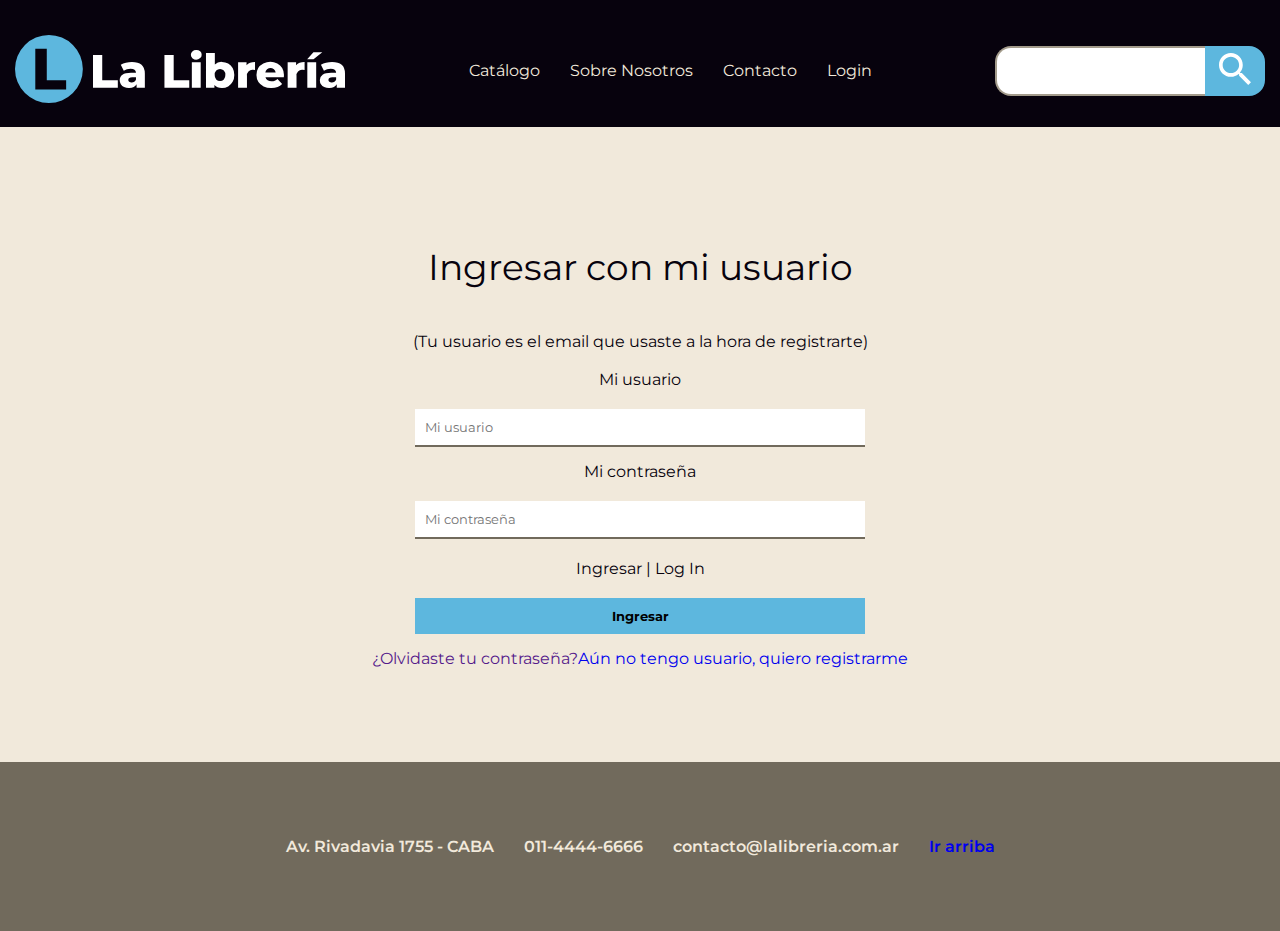
<file: login.html>
<!DOCTYPE html>
<html lang="es">
<head>
    <meta charset="UTF-8">
    <meta http-equiv="X-UA-Compatible" content="IE=edge">
    <meta name="viewport" content="width=device-width, initial-scale=1.0">
    <title>Log In | Ingresar o Registrarte</title>
    <link rel="stylesheet" href="css/estilos.css">
    
    <!-- Google Tag Manager -->
    <script>(function(w,d,s,l,i){w[l]=w[l]||[];w[l].push({'gtm.start':
    new Date().getTime(),event:'gtm.js'});var f=d.getElementsByTagName(s)[0],
    j=d.createElement(s),dl=l!='dataLayer'?'&l='+l:'';j.async=true;j.src=
    'https://www.googletagmanager.com/gtm.js?id='+i+dl;f.parentNode.insertBefore(j,f);
    })(window,document,'script','dataLayer','GTM-WPSGKT3');</script>
    <!-- End Google Tag Manager -->
    
</head>
<body>
        
    <!-- Google Tag Manager (noscript) -->
    <noscript><iframe src="https://www.googletagmanager.com/ns.html?id=GTM-WPSGKT3"
    height="0" width="0" style="display:none;visibility:hidden"></iframe></noscript>
    <!-- End Google Tag Manager (noscript) -->
    
    <header id="header">
        <div class="contenedor-header">
            <a href="index.html"><img src="img/logo.svg" alt="La Librería | Libros Fantásticos"></a>
            <nav>
                <ul>
                    <li><a class="nav" href="catalogo.html">Catálogo</a></li>
                    <li><a class="nav" href="sobrenosotros.html">Sobre Nosotros</a></li>
                    <li><a class="nav" href="contacto.html">Contacto</a></li>
                    <li><a class="nav" href="login.html">Login</a></li>
                </ul>
            </nav>
            <form class="busqueda">
                <label>
                    <input type="text" name="buscar">
                </label>
                <button><img src="img/lupa.svg" alt="Buscar"></button>
            </form>
        </div>
    </header>

    <main role="main">
        <section id="logIn">
            <h1>Ingresar con mi usuario</h1>
            <p>(Tu usuario es el email que usaste a la hora de registrarte)</p>
            <form class="formulario" action="" method="POST">
                <label for="usuario">Mi usuario</label>
                <input title="Tip: Podés usar el email con el que te registraste en nuestra página." type="text" id="usuario" placeholder="Mi usuario" required>
                <label for="password">Mi contraseña</label>
                <input type="password" placeholder="Mi contraseña" required>
                <label class="sr-only" for="ingresar"></label>
                <label for="login" class="sr-only">Ingresar | Log In</label>
                <input class="submit" type="submit" id="login" value="Ingresar">
            </form>
            <ul>
                <li> <a href="">¿Olvidaste tu contraseña?</a></li>
                <li> <a href="registro.html">Aún no tengo usuario, quiero registrarme</a></li>
            </ul>
        </section>
    </main>

    <footer>
        <ul>
            <li>Av. Rivadavia 1755 - CABA</li>
            <li>011-4444-6666</li>
            <li>contacto@lalibreria.com.ar</li>
            <li><a href="#body">Ir arriba</a></li>
        </ul>
    </footer>
</body>
</html>
</file>
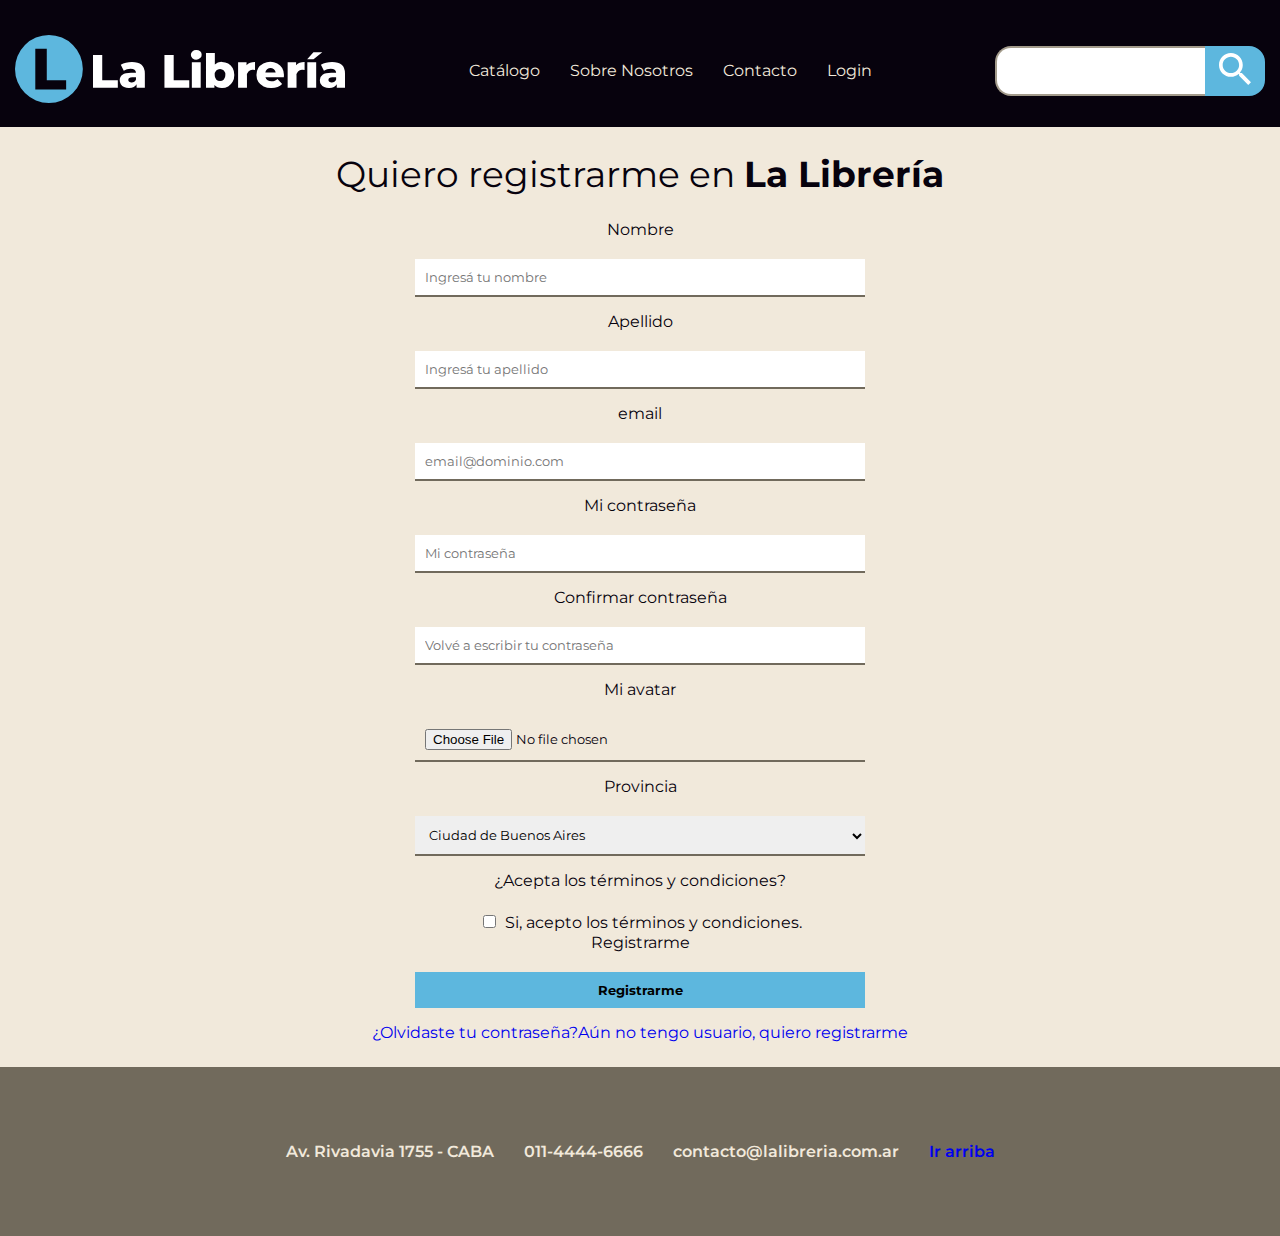
<file: registro.html>
<!DOCTYPE html>
<html lang="es">
<head>
    <meta charset="UTF-8">
    <meta http-equiv="X-UA-Compatible" content="IE=edge">
    <meta name="viewport" content="width=device-width, initial-scale=1.0">
    <title>Creación de usuario nuevo</title>
    <link rel="stylesheet" href="css/estilos.css">

    <!-- Google Tag Manager -->
    <script>(function(w,d,s,l,i){w[l]=w[l]||[];w[l].push({'gtm.start':
    new Date().getTime(),event:'gtm.js'});var f=d.getElementsByTagName(s)[0],
    j=d.createElement(s),dl=l!='dataLayer'?'&l='+l:'';j.async=true;j.src=
    'https://www.googletagmanager.com/gtm.js?id='+i+dl;f.parentNode.insertBefore(j,f);
    })(window,document,'script','dataLayer','GTM-WPSGKT3');</script>
    <!-- End Google Tag Manager -->
    
</head>
<body>
        
    <!-- Google Tag Manager (noscript) -->
    <noscript><iframe src="https://www.googletagmanager.com/ns.html?id=GTM-WPSGKT3"
    height="0" width="0" style="display:none;visibility:hidden"></iframe></noscript>
    <!-- End Google Tag Manager (noscript) -->
    <header id="header">
        <div class="contenedor-header">
            <a href="index.html"><img src="img/logo.svg" alt="La Librería | Libros Fantásticos"></a>
            <nav>
                <ul>
                    <li><a class="nav" href="catalogo.html">Catálogo</a></li>
                    <li><a class="nav" href="sobrenosotros.html">Sobre Nosotros</a></li>
                    <li><a class="nav" href="contacto.html">Contacto</a></li>
                    <li><a class="nav" href="login.html">Login</a></li>
                </ul>
            </nav>
            <form class="busqueda">
                <label>
                    <input type="text" name="buscar">
                </label>
                <button><img src="img/lupa.svg" alt="Buscar"></button>
            </form>
        </div>
    </header>

    <main role="main">
        <section id="registrarme">
            <h1>Quiero registrarme en <strong>La Librería</strong></h1>
            <form class="formulario" action="" method="POST" enctype="multipart/form-data">

                <label for="usuario">Nombre</label>
                <input type="text" id="nombre" name="nombre" placeholder="Ingresá tu nombre" required>
                <label for="apellido">Apellido</label>
                <input type="text" id="apellido" name="apellido" placeholder="Ingresá tu apellido">
                <label for="email">email</label>
                <input type="email" id="email" name="email" placeholder="email@dominio.com" required>
                <label for="password">Mi contraseña</label>
                <input type="password" placeholder="Mi contraseña" required>
                <label for="checkPassword">Confirmar contraseña</label>
                <input type="password" id="checkPassword" name="checkPassword" placeholder="Volvé a escribir tu contraseña" required>
                <label for="avatar">Mi avatar</label>
                <input type="file" title="Si querés, podés elegir tu foto para tu perfil" id="avatar" >
                <label for="provincia">Provincia</label>
                <select name="provincia" id="provincia">
                    <option value="Ciudad de Buenos Aires" selected="">Ciudad de Buenos Aires</option>
                    <option value="Buenos Aires">Buenos Aires</option>
                    <option value="Catamarca">Catamarca</option>
                    <option value="Chaco">Chaco</option>
                    <option value="Chubut">Chubut</option>
                    <option value="Córdoba">Córdoba</option>
                    <option value="Corrientes">Corrientes</option>
                    <option value="Entre Ríos">Entre Ríos</option>
                    <option value="Formosa">Formosa</option>
                    <option value="Jujuy">Jujuy</option>
                    <option value="La Pampa">La Pampa</option>
                    <option value="La Rioja">La Rioja</option>
                    <option value="Mendoza">Mendoza</option>
                    <option value="Misiones">Misiones</option>
                    <option value="Neuquén">Neuquén</option>
                    <option value="Río Negro">Río Negro</option>
                    <option value="Salta">Salta</option>
                    <option value="San Juan">San Juan</option>
                    <option value="San Luis">San Luis</option>
                    <option value="Santa Cruz">Santa Cruz</option>
                    <option value="Santa Fe">Santa Fe</option>
                    <option value="Santiago del Estero">Santiago del Estero</option>
                    <option value="Tierra del Fuego">Tierra del Fuego</option>
                    <option value="Tucuman">Tucuman</option>
                </select>
                <label for="terminos">¿Acepta los términos y condiciones?</label>
                <input id="terminos" name="terminos" class="opciones" type="checkbox" value="acepta" required> Si, acepto los términos y condiciones.
                <label for="registro" class="sr-only">Registrarme</label>
                <input class="submit" type="submit" id="registro" value="Registrarme">
            </form>
            <ul>
                <li> <a href="#">¿Olvidaste tu contraseña?</a></li>
                <li> <a href="registro.html">Aún no tengo usuario, quiero registrarme</a></li>
            </ul>
        </section>
    </main>

    <footer>
        <ul>
            <li>Av. Rivadavia 1755 - CABA</li>
            <li>011-4444-6666</li>
            <li>contacto@lalibreria.com.ar</li>
            <li><a href="#body">Ir arriba</a></li>
        </ul>
    </footer>
</body>
</html>
</file>
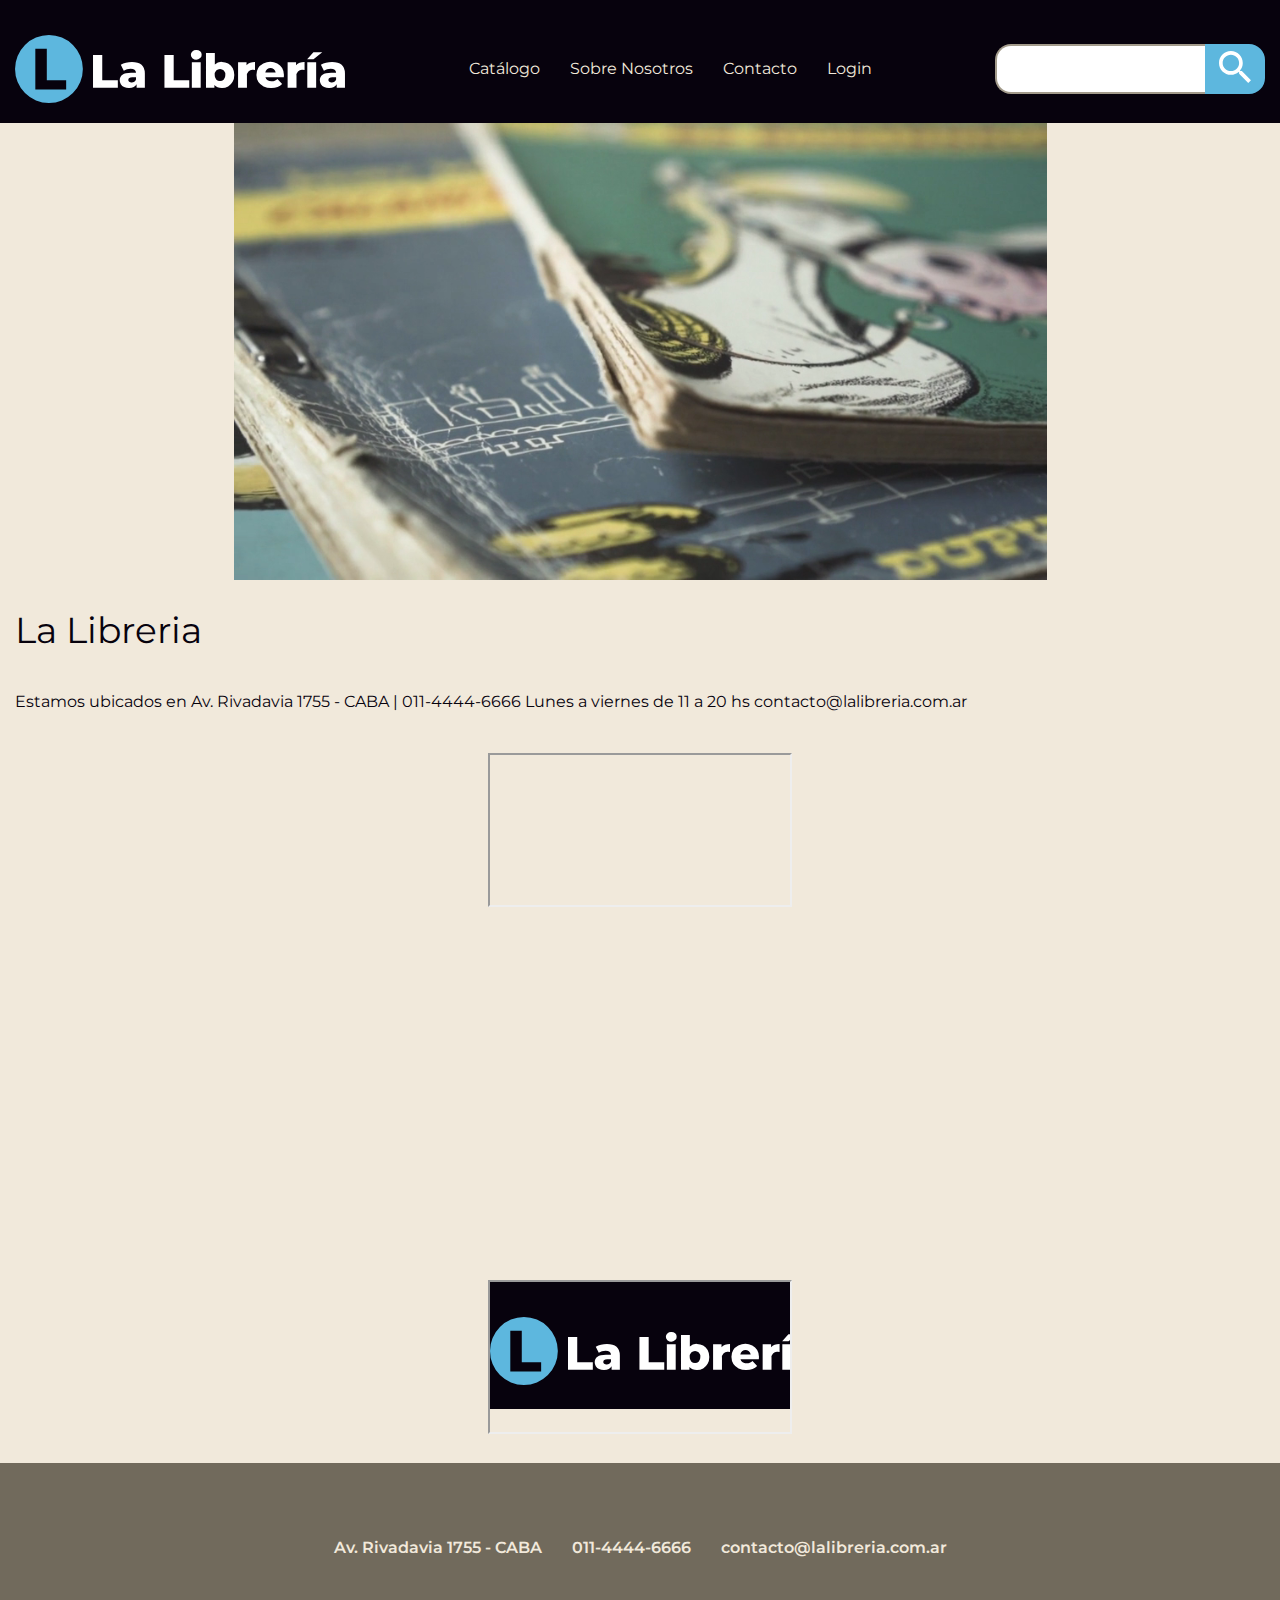
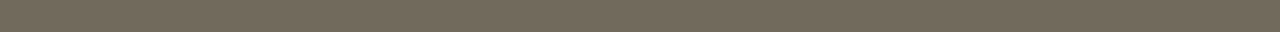
<file: sobrenosotros.html>
<!DOCTYPE html>
<html lang="es">

<head>
    <meta charset="UTF-8">
    <meta http-equiv="X-UA-Compatible" content="IE=edge">
    <meta name="viewport" content="width=device-width, initial-scale=1.0">
    <title>La Librería | Libros Fantásticos</title>
    <link rel="stylesheet" href="css/estilos.css">
</head>

<body>
    <header>
        <div class="contenedor-header">
            <img src="img/logo.svg" alt="La Librería | Libros Fantásticos">
            <nav>
                <ul class="lista-header">
                    <li class="item-header"><a class="nav" href="catalogo.html">Catálogo</a></li>
                    <li class="item-header"><a class="nav" href="sobrenosotros.html">Sobre Nosotros</a></li>
                    <li class="item-header"><a class="nav" href="contacto.html">Contacto</a></li>
                    <li class="item-header"><a class="nav" href="login.html">Login</a></li>
                </ul>
            </nav>
            <form class="busqueda"><!--para poner la barra de busqueda en el header-->
                <label >
                    <input type="text" name="buscar">
                </label>
                <button><img src="img/lupa.svg" alt="buscar"></button>
            </form>
        </div>
    </header>
    <main>
        <section id="sobrenosotros"> 
            <video autoplay muted loop><!--si el video no tiene el atributo muted no se reproduce automaticamente/ controls para que muestre los controles de video-->
                <source src="media/comic-2.mp4" type="video/mp4">
                El video no puede ser reproducido por tu navegador
            </video>

            <div class="direccion">
                <h1>La Libreria </h1>
                <p>Estamos ubicados en Av. Rivadavia 1755 - CABA |
                    011-4444-6666 Lunes a viernes de 11 a 20 hs
                    contacto@lalibreria.com.ar
                </p>
            </div>
        </section>

        <section id="mapa"><!--para insertar de google maps/ se saca el ancho y alto del iframe que viene por defecto y el estilo de linea tambien// tambien sirve para insertar videos de youtube-->
            <iframe src="https://www.google.com/maps/embed?pb=!1m18!1m12!1m3!1d3283.8068169683056!2d-58.39130849999999!3d-34.6090462!2m3!1f0!2f0!3f0!3m2!1i1024!2i768!4f13.1!3m3!1m2!1s0x95bccac323de00bd%3A0xe2aafb46e55a230e!2sRivadavia%201755%2C%20C1033AAH%20CABA!5e0!3m2!1ses!2sar!4v1661387692102!5m2!1ses!2sar" allowfullscreen="" loading="lazy" referrerpolicy="no-referrer-when-downgrade"></iframe>
        </section>
        <section>
            <iframe width="560" height="315" src="https://www.youtube.com/embed/0_q3f9vXd_4?start=2" title="YouTube video player" frameborder="0" allow="accelerometer; autoplay; clipboard-write; encrypted-media; gyroscope; picture-in-picture" allowfullscreen></iframe>
        </section>
        <section><!--esto ya no se hace asi xq el navegador lo bloquea si es una pagina dentro de otra pagina.-->
            <iframe class="iframe" src="index.html"></iframe>
        </section>
    </main>



    <footer>
        <ul>
            <li>Av. Rivadavia 1755 - CABA</li>
            <li>011-4444-6666</li>
            <li>contacto@lalibreria.com.ar</li>
        </ul>
    </footer>
</body>
</html>
</file>
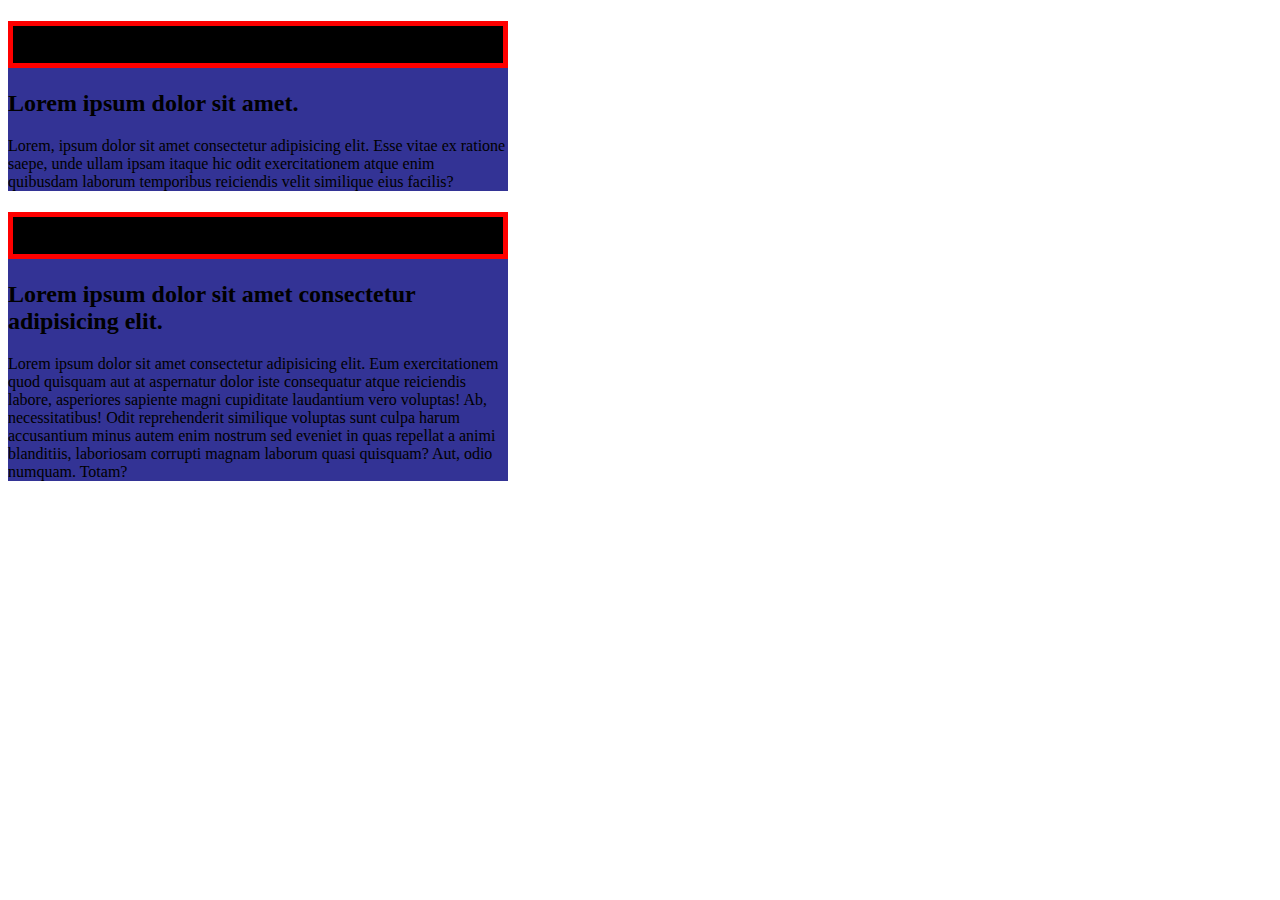
<file: variables.html>
<!DOCTYPE html>
<html lang="es">
<head>
    <meta charset="UTF-8">
    <meta http-equiv="X-UA-Compatible" content="IE=edge">
    <meta name="viewport" content="width=device-width, initial-scale=1.0">
    <title>Variables</title>
    <link rel="stylesheet" href="css/variables.css">
</head>
<body>
    <section id="bienvenida">
        <h1>Bienvenida</h1>
        <h2>Lorem ipsum dolor sit amet.</h2>
        <p>Lorem, ipsum dolor sit amet consectetur adipisicing elit. Esse vitae ex ratione saepe, unde ullam ipsam itaque hic odit exercitationem atque enim quibusdam laborum temporibus reiciendis velit similique eius facilis?</p>
    </section>
    <section id="novedades">
        <h1>Novedades</h1>
        <h2>Lorem ipsum dolor sit amet consectetur adipisicing elit.</h2>
        <p>Lorem ipsum dolor sit amet consectetur adipisicing elit. Eum exercitationem quod quisquam aut at aspernatur dolor iste consequatur atque reiciendis labore, asperiores sapiente magni cupiditate laudantium vero voluptas! Ab, necessitatibus!
        Odit reprehenderit similique voluptas sunt culpa harum accusantium minus autem enim nostrum sed eveniet in quas repellat a animi blanditiis, laboriosam corrupti magnam laborum quasi quisquam? Aut, odio numquam. Totam?</p>
    </section>
</body>
</html>
</file>
<file: css/estilos.css>
@import url('https://fonts.googleapis.com/css2?family=Montserrat:ital,wght@0,100;0,200;0,300;0,400;0,500;0,600;0,700;0,800;0,900;1,100;1,200;1,300;1,400;1,500;1,600;1,700;1,800;1,900&display=swap');

:root {
    --color-negro:#07020D;
    --color-blanco:#FFFFFF;
    --color-blanco-2:#F1E9DB;
    --color-acento:#5DB7DE;
    --color-marron1:#A39B8B;
    --color-marron2:#716A5C;
}

/* Estilos globales */
* {
    box-sizing: border-box;
    text-decoration: none;
    font-family: 'Montserrat', sans-serif;
}

body {
    color: var(--color-negro);
    background-color: var(--color-blanco-2);
    margin: 0;
}

p {
    line-height: 1.5;
}

/* Listas con Flex*/
ul {
    list-style: none;
    padding: 0;
    margin: 0;
    display: flex;
    justify-content: center;
}

/* ---------------- Header y Barra de Navegación ---------------- */
header {
    background-color:var(--color-negro);
    text-align: center;
    
    padding: 35px 0 20px;
}

.contenedor-header {
    width: 1250px;
    margin: 0 auto;
    display: flex;
    justify-content: space-between;
    align-items: center;
}

/* Links de la barra de navegación */
a.nav:link {
    color: var(--color-blanco-2);
    text-decoration: none;
    display: inline-block;
    margin: 0 15px;
}

a.nav:visited {
    color: var(--color-blanco-2);
}

a.nav:hover {
    color: var(--color-acento);
}

a.nav:active {
    color: var(--color-acento);
}

/* Buscador */
.busqueda {
    display: flex;
    justify-content: center;
}

.busqueda input,
.busqueda button {
    height: 50px;
    padding: 4px 12px;
    border: none;
    outline: none;
}

.busqueda input:focus {
    border: 2px solid var(--color-acento);
    border-right: none;
}

.busqueda input {
    border-radius: 16px 0 0 16px;
    border: 2px solid var(--color-marron1);
    border-right: none;
}

.busqueda button {
    background-color: var(--color-acento);
    border-radius: 0 16px 16px 0;
    border: 2px solid var(--color-acento);
    width: 60px;
}

.busqueda img {
    width: 100%;
}

/* ---------------- Secciones ---------------- */
section {
    width: 1250px;
    text-align: center;
    margin: 25px auto;
}

/* ---------------- Sección de Bienvenida ---------------- */
#bienvenida {
    height: 550px;
    margin: 25px auto 0;

    background-image: url('../img/bienvenida_sm.jpg');
    background-repeat: no-repeat;
    background-size: cover;

    display: flex;
    flex-direction: column;
    justify-content: center;
}

.bienvenidaTitulo {
    background-color: #07020d9d;
    color: #F1E9DB;
    padding: 20px;
}

/* ---------------- Sección de Novedades ---------------- */

/* artículos */
.contenedor-novedades {
    display: flex;
    flex-wrap: wrap;
    justify-content: space-between;
    gap: 16px;
}

article {  
    width: 247px;
    margin: 15px auto 25px;

    display: flex;
    flex-direction: column;
    justify-content: space-between;
}

h1 {
    font-size: 36px;
    font-weight: 400;
}

h2 {
    font-size: 16px;
    font-weight: 600;

    margin: 0;
}

h3 {
    font-size: 18px;
    font-weight: 400;

    margin: 0;
}

/* Links de las novedades */
a.novedades:link {
    display: block;
    text-decoration: none;
    padding: 12px 0;
    margin-top: 12px;
    color: #07020D;
    border: 3px solid #5DB7DE;
    border-radius: 16px;
}

a.novedades:visited {
    color: #07020D;
    border: 3px solid #5DB7DE;
}

a.novedades:hover {
    color: #07020D;
    border: 3px solid #07020D;
    background-color: #5DB7DE;
}

a.novedades:active {
    color: #07020D;
    border: 3px solid #07020D;
    background-color: #5DB7DE;
}

/* ---------------- Detalle del Libro ---------------- */
#detalleProducto {
    width: 650px;
    margin: 0 auto;
}

#detalleProducto > h2 {
    font-size: 28px;
}

#detalleProducto > p {
    text-align: left;
}

#detalleProducto > aside {
    font-style: italic;
    width: 320px;
    margin: 0 auto;
}

/* ---------------- Formularios ---------------- */
/* Login, Contacto, Registro */
#logIn {
    min-height: 65vh;
    display: flex;
    flex-direction: column;
    justify-content: center;
    align-items: center;
}

#logIn li {
    display: block;
}

.formulario label {
    display: block;
    margin-bottom: 20px;
}

.formulario input,
.formulario textarea,
.formulario select {
    display: block; /* agrega los saltos de línea*/
    width: 450px; /* ancho */
    margin: 15px auto; /* centra el elemento */

    padding: 10px; /* área del texto */

    border-radius: 0px;  /* ajuste del radio de las esquinas */
    border: none;
    border-bottom: 2px solid var(--color-marron2);

    outline: none;
}

.formulario input:focus,
.formulario textarea:focus,
.formulario select:focus {
    border-bottom: 2px solid var(--color-acento);
}

.formulario textarea {
    height: 200px;
}

.formulario .opciones {
    display: inline-block; /* línea bloque, no tiene saltos de línea y el ancho del elemento es fijado por su contenido. */
    width: auto;
    margin: 5px;
}

.formulario .submit {
    background-color: var(--color-acento);
    font-weight: 700;
    border: none;
}

/* ---------------- Catálogo ---------------- */
#catalogo table {
    margin: 0 auto;
    width: 1250px;
}

#catalogo img {
    width: 150px;
}

#catalogo th, td {
    padding: 16px;
}

#catalogo th {
    background-color: var(--color-acento);
}

#catalogo td {
    background-color: var(--color-marron1);
}

#catalogo tr:nth-child(odd) td {
    background-color: var(--color-marron2);
}

#catalogo tr:hover td {
    background-color: var(--color-acento);
}

/* ---------------- Sobre Nosotros ---------------- */
#sobrenosotros {
    width: 1250px;
    margin: 0 auto;
}

.contenido {
    display: flex;
    flex-direction: row;
    justify-content: flex-start;
    gap: 16px;
    padding-top: 32px;
}

.direccion {
    display: flex;
    flex-direction: column;
    justify-content: center;
    text-align: left;
}

.direccion > ul {
    list-style: none;
    padding: 0;
}

.direccion > ul > li {
    display: inline-block;
}

#sobrenosotros video {
    width: 65%;
    height: auto;
}

#sobrenosotros p {
    line-height: 20px;
}

#sobrenosotros i {
    font-size: 32px;
    margin-right: 32px;
}

#sobrenosotros iframe {
    display: block;
    width: 1250px;
    margin: 32px auto;
    border: none;
    height: 600px;
}

#exito {
    min-height: 65vh;
    display: flex;
    justify-content: center;
    align-items: center;
}


/* ---------------- Pié de Página ---------------- */
footer {
    background-color: #716A5C;
    color: var(--color-blanco-2);
    font-weight: 600;
    text-align: center;

    padding: 75px;
}
/* Lista del Footer */

footer > ul > li {
    margin: 0 15px;
}
</file>
<file: css/conan.css>
@import url('https://fonts.googleapis.com/css2?family=Noto+Sans:ital,wght@0,100;0,200;0,300;0,400;0,500;0,600;0,700;0,800;0,900;1,100;1,200;1,300;1,400;1,500;1,600;1,700;1,800;1,900&display=swap');

* {
    text-decoration: none;
    outline: none;
    font-family: 'Noto Sans', sans-serif;
    box-sizing: border-box;
}

:root {
    --color-azul-600: hsl(240, 10%, 8%);
    --color-azul-500: hsl(231, 13%, 11%);
    --color-azul-400: hsl(225, 11%, 15%);
    --color-azul-300: hsl(218, 25%, 37%);
    --color-gris-medio: hsl(226, 17%, 71%);
    --color-base: hsl(55, 55%, 91%);
    --color-azul-acento: hsl(208, 70%, 64%);

    --bkn-nav: hsl(218, 25%, 37%, .2);
    --bkn-nav-noblur: hsl(231, 13%, 11%, .80);

    --bkn-gallery: hsl(218, 25%, 37%, .4);
}
 
body {
    background-color: var(--color-azul-600);
    margin: 0;
    padding: 0;
    color: var(--color-base);
}

h1, 
h2,
img,
p {
    margin: 0;
}

/* Estilos para la presentación */
#presentacion {
    position: relative;
    min-height: 100vh;
    overflow: hidden;
}

.fondo {
    position: absolute;
    min-height: 100vh;
    min-width: 100%;
}

.info {
    position: absolute;
    z-index: 1;
    top: 0;
    bottom: 0;
    right: 0;
    left: 0;

    display: grid;
    grid-template-columns: repeat(auto-fit, minmax(350px, 1fr));
    justify-items: center;
    align-content: center;
    align-items: center;
}

.info h1 {
    font-size: clamp(1.8em, 3vw, 2.2em);
    font-weight: 500;
    font-style: normal;
}

.info h2 {
    font-weight: 300;
    font-size: clamp(1.6em, 2vw, 2em);
}

.info article, 
.info img {
    text-align: center;
}

.info > img {
    width: min(350px, 70%);
}

.info a:link, 
.info a:visited {
    display: inline-block;
    padding: 1em;
    margin-top: 1em;
    background-color: var(--color-azul-300);
    border-radius: 1em;
    color: var(--color-azul-600);
}

.info a:hover,
.info a:active {
    background-color: var(--color-azul-acento);
}

/* Sección ver más info */
#vermas {
    background-color: var(--color-azul-acento);
    max-width: 100%;
    min-height: 100vh;

    background-image: url(../img/conan_fondo.jpg);
    background-repeat: no-repeat;
    background-position: top;
    background-size: cover;
    background-attachment: fixed;

    display: grid;
    grid-template-columns: repeat(auto-fit, minmax(350px, 1fr));
    justify-items: center;
    align-items: center;
}

#vermas > img {
    width: min(350px, 70%);
}

#vermas > article {
    padding: 1em;
    width: min(350px, 100%);
}

#vermas h1 {
    font-size: clamp(1.8em, 2.5vw, 2.2em);
    font-weight: normal;
    font-style: normal;
    margin-bottom: .5em;
}

#vermas h2 {
    font-weight: lighter;
    font-size: clamp(1.6em, 2vw, 2em);
    margin-bottom: .5em;
}

#vermas p {
    font-weight: lighter;
    font-size: clamp(1.2em, 1.5vw, 1.6em);
}

/* Cuando la pantalla es muy grande */
@media screen and (min-width:715px) {

    .info {
        align-content: center;
        align-items: center;
    }

    .info > img {
        justify-self: end;
    }

    .info > article {
        justify-self: start;
    }

    #vermas {
        grid-template-columns: repeat(auto-fit, minmax(350px, 1fr));
        justify-items: center;
        align-items: center;
    }

    #vermas > img {
        width: min(350px, 70%);
        justify-self: end;
    }
    
    #vermas > article {
        padding: 1em;
        width: min(550px, 80%);
        justify-self: start;
    }
}
</file>
<file: css/estructura.css>
.content-box {
    width: 300px;
    height: 520px;
    background-color: rgb(49, 49, 49);
    padding: 32px;
    border: 5px solid rgb(201, 33, 33);
    box-sizing: content-box;
    margin-bottom: 32px;
}

.border-box {
    width: 320px;
    height: 600px;
    background-color: rgb(49, 49, 49);
    padding: 32px;
    border: 5px solid rgb(201, 33, 33);
    box-sizing: border-box;
    margin-bottom: 32px;
}
</file>
<file: css/flexbox.css>
@import url('https://fonts.googleapis.com/css2?family=Montserrat:ital,wght@0,100;0,200;0,300;0,400;0,500;0,600;0,700;0,800;0,900;1,100;1,200;1,300;1,400;1,500;1,600;1,700;1,800;1,900&display=swap');

html {
    --color-negro: #07020D;
    --color-base: #F1E9DB;
    --color-acento: #5DB7DE;
    --color-marron-100: #A39B8B;
    --color-marron-200: #716A5C;
}

/* Estilos globales */
* {
    box-sizing: border-box;
    text-decoration: none;
    font-family: 'Montserrat', sans-serif;
}

body {
    color: var(--color-base);
    background-color: var(--color-negro);
    margin: 0;
    line-height: 1.5;
}

h1 {
    font-size: 32px;
    font-weight: 400;
    color: var(--color-acento);
    text-align: center;
}

/*------------ Flexbox --------------*/
.contenedor {
    border: 2px solid var(--color-acento);
    padding: 16px;
    /* width: 1250px; */
    /* height: 2500px; */
    margin: 0 auto;

    display: flex;
    gap: 16px;
    /*flex-wrap: wrap;*/   
}

.item {
    /*width: 150px;*/
    flex-shrink: 0;/*controla cuando los elementos cambian de tamaño-achican-significan que se agrandan proporcionalmente*/
    flex-grow: 1;/*controla el crecimiento del elemento*/
    flex-basis: 150px;/*define el tamaño inicial-para poner un limite al contenedor.*/
    padding: 16px;

    background-color: var(--color-acento);

    font-size: 16px;
    font-weight: 400;
    color: var(--color-negro);
    text-align: center;

}

.item-1 {
    order: 2;
}

.item-2 {
    order: 3;

}

.item-3 {
    order: 1;
}
.item-4 {
    order: 5;
}
.item-5 {
    order: 4;
}



ul {
    display: flex;
    gap: 64px;
    justify-content: center;
    padding: 0;
    list-style: none;
}

.busqueda {
    display: flex;
}
</file>
<file: css/variables.css>
/* variables */
/* 
    selector {
        --nombre-de-la-variable: valor;
    }

*/

body {
    --color-fondo: black; 
    /* variable para ser usada sólo dentro de #bienvenida */
    --color-principal:rgb(51, 51, 149);
    --color-secundario: rgb(84, 180, 20);
    --color-acento:green;

    --ancho-contenedor: 500px;

    --borde-principal: 5px solid red;
}

h1 {
    background-color: var(--color-fondo);
    border: var(--borde-principal);
}

section {
    background-color: var(--color-principal);
    width: var(--ancho-contenedor);
}
</file>
